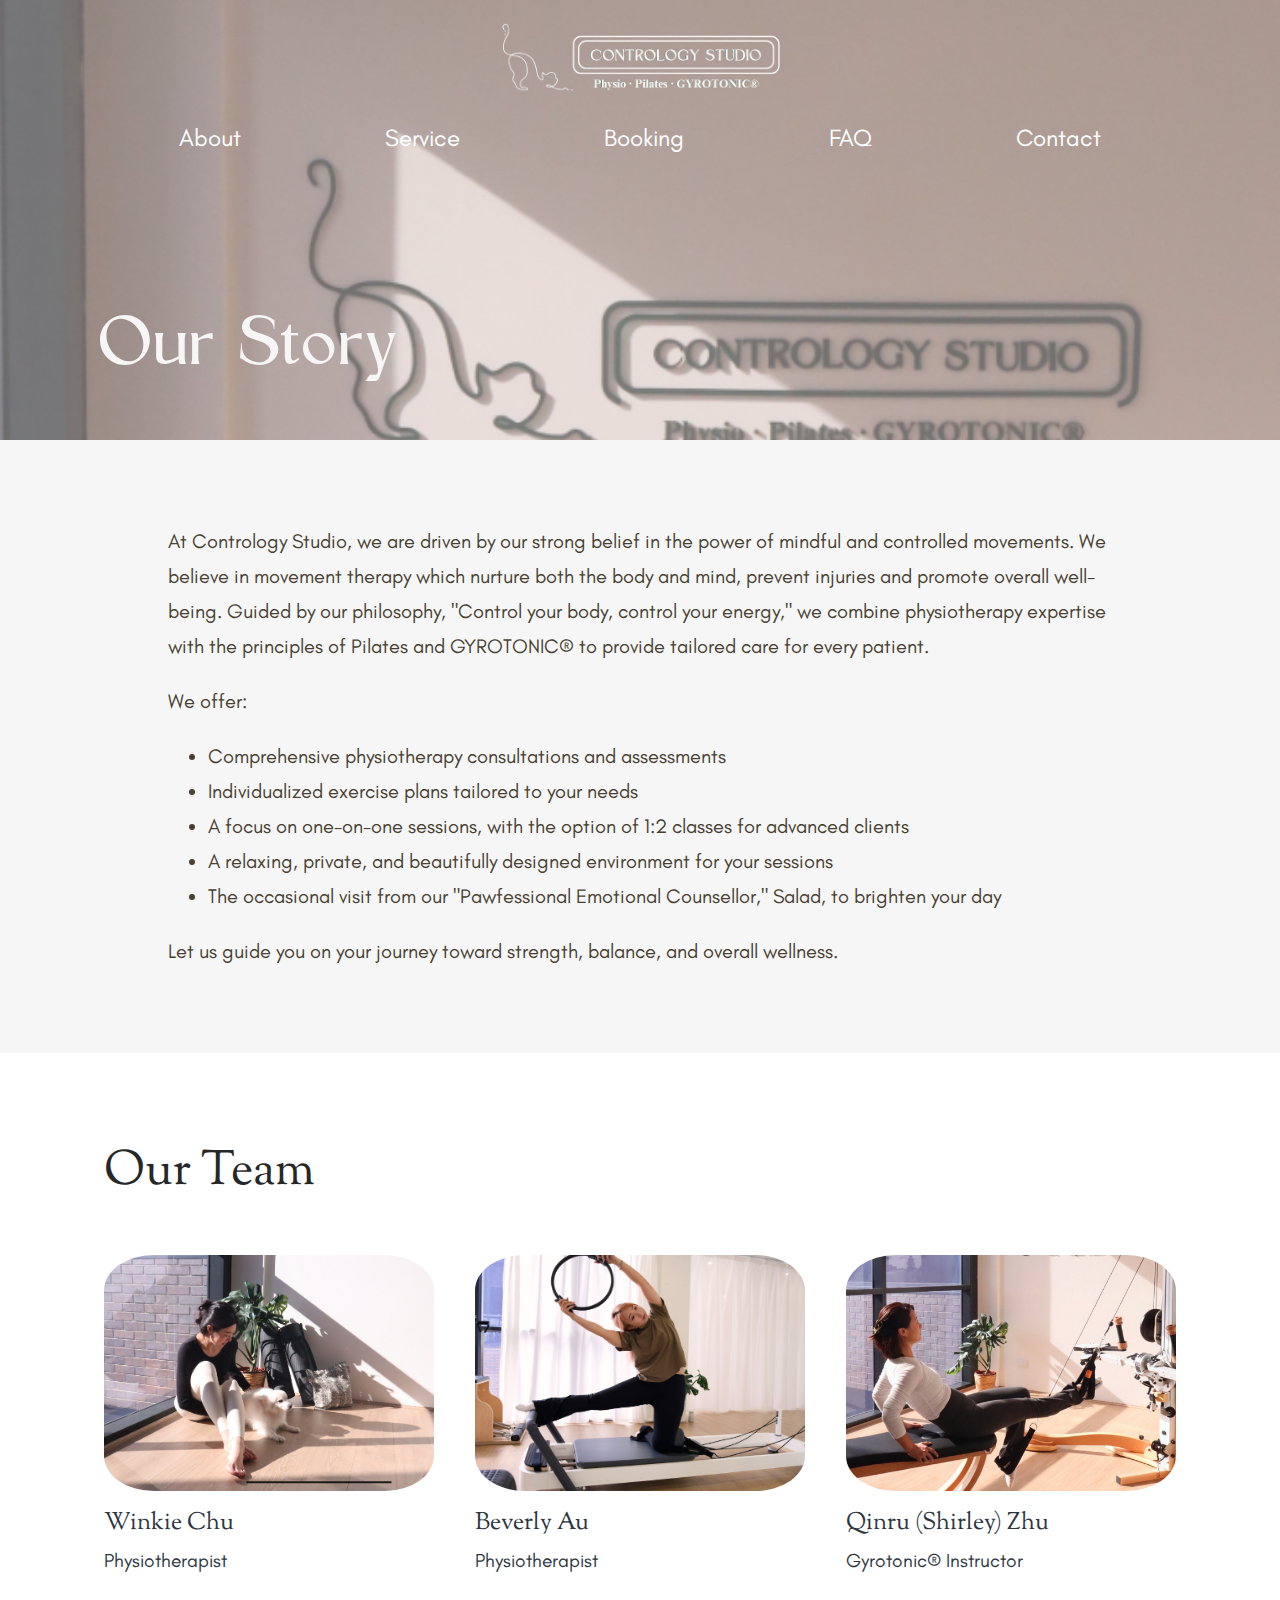
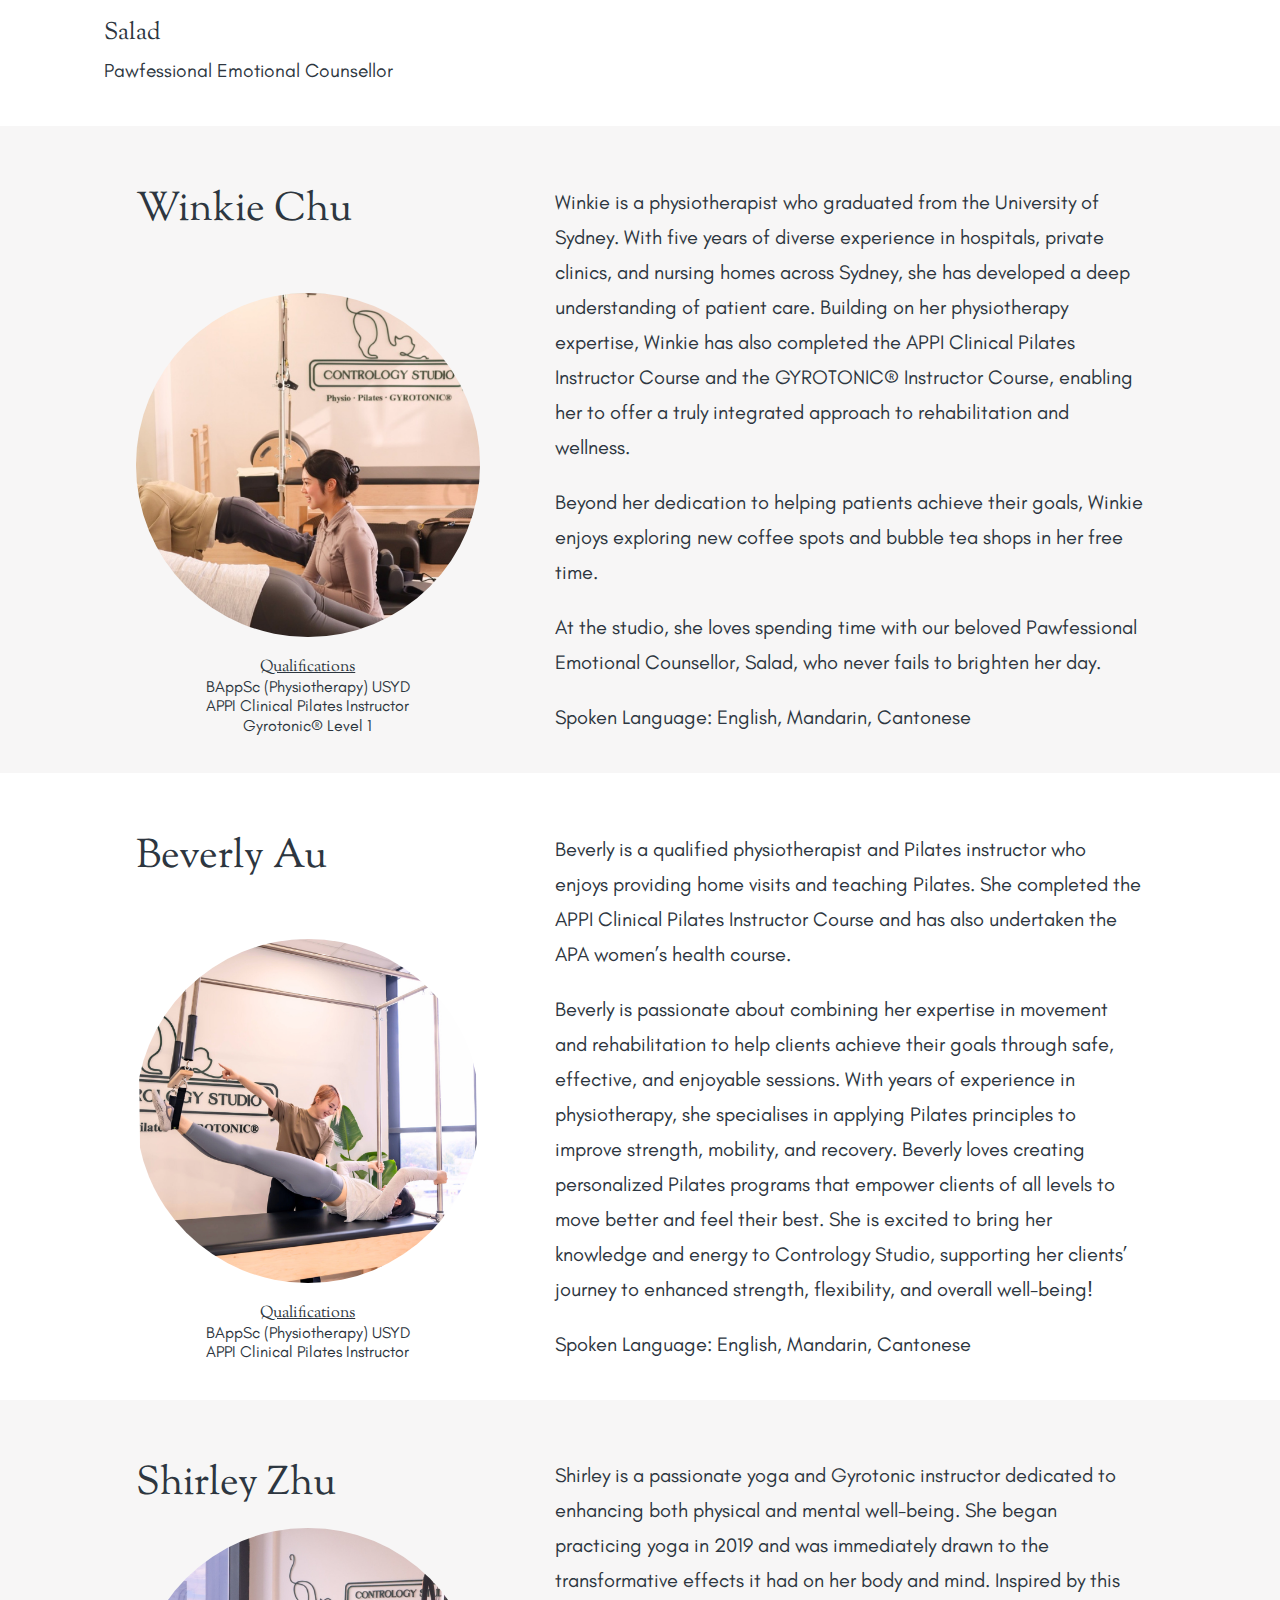
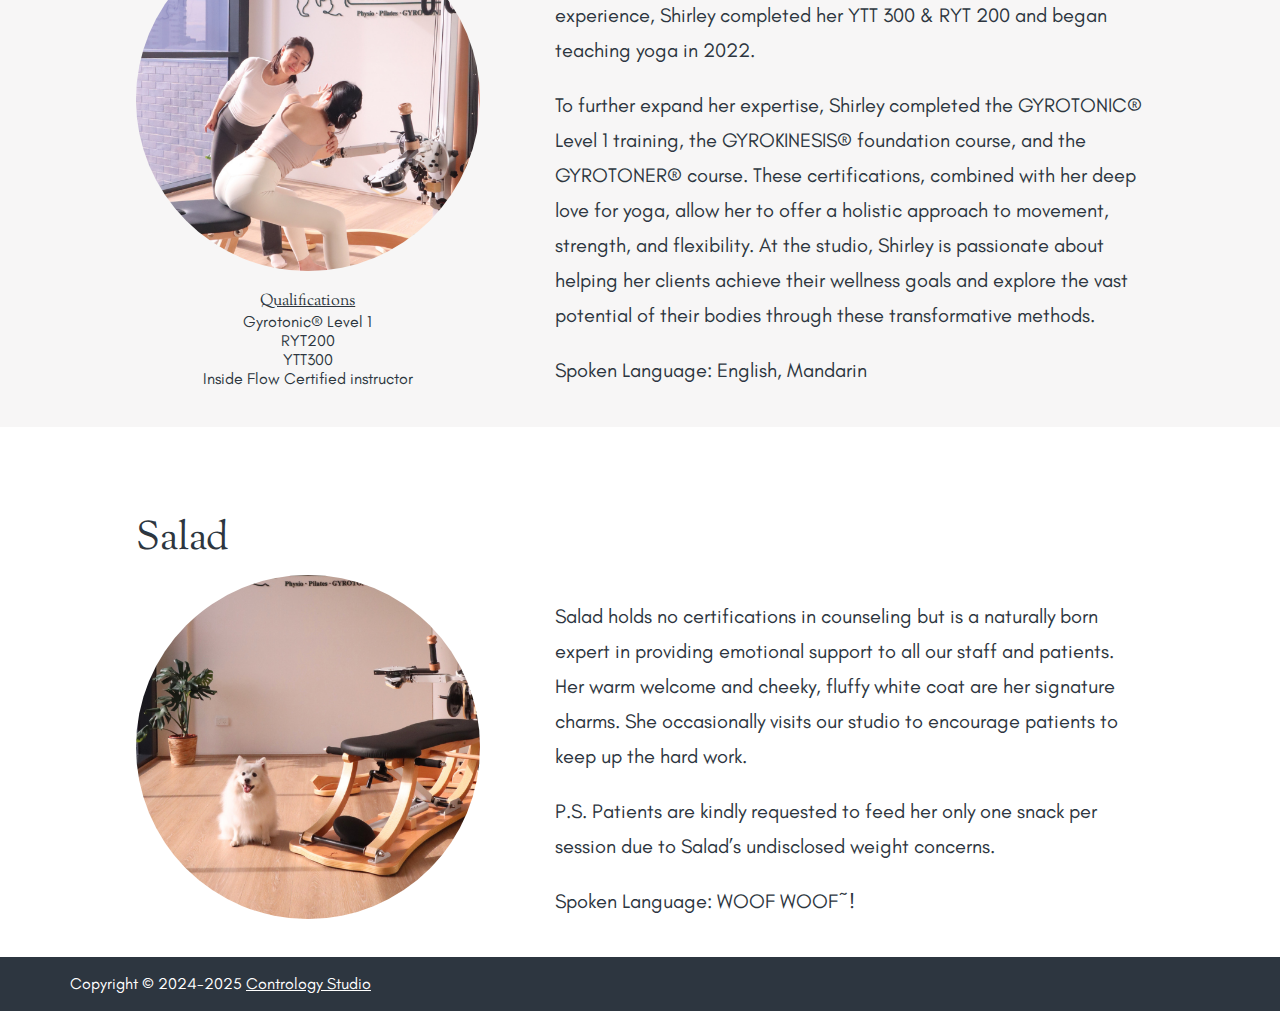
<file: about.html>
<!DOCTYPE html>
<html lang="en">

<head>
    <meta charset="utf-8">
    <meta name="viewport" content="width=device-width, initial-scale=1">
    <title>Contrology Studio - About us</title>
    <link rel="stylesheet" href="assets/normalize.css">
    <link rel="preconnect" href="https://fonts.googleapis.com">
    <link rel="preconnect" href="https://fonts.gstatic.com" crossorigin>
    <link href="https://fonts.googleapis.com/css2?family=Sorts+Mill+Goudy:ital@0;1&display=swap" rel="stylesheet">    
    <link href="https://fonts.googleapis.com/css2?family=Noto+Sans+Math&family=Noto+Sans:ital,wght@0,100..900;1,100..900&display=swap" rel="stylesheet">    <link rel="stylesheet" href="https://cdnjs.cloudflare.com/ajax/libs/font-awesome/6.7.2/css/all.min.css" integrity="sha512-Evv84Mr4kqVGRNSgIGL/F/aIDqQb7xQ2vcrdIwxfjThSH8CSR7PBEakCr51Ck+w+/U6swU2Im1vVX0SVk9ABhg==" crossorigin="anonymous" referrerpolicy="no-referrer" />
    <link rel="stylesheet" href="https://cdnjs.cloudflare.com/ajax/libs/font-awesome/6.7.2/css/all.min.css" integrity="sha512-Evv84Mr4kqVGRNSgIGL/F/aIDqQb7xQ2vcrdIwxfjThSH8CSR7PBEakCr51Ck+w+/U6swU2Im1vVX0SVk9ABhg==" crossorigin="anonymous" referrerpolicy="no-referrer" />
    <link rel="stylesheet" href="assets/styles.css">
    <link rel="stylesheet" href="assets/about.css">
    <link rel="icon" href="images/favicon.png">
    <!-- Google tag (gtag.js) -->
    <script async src="https://www.googletagmanager.com/gtag/js?id=G-BW7WHWGVHE"></script>
    <script src="assets/analytics.js"></script>
    <script src="assets/toggleMenu.js" defer></script> 
    <script src="assets/goTop.js" defer></script> 
</head>

<body>
    <header id="header">
        <section id="logo-sect">
            <a href="index.html">
                <img id="logo" alt="Contrology Studio" src="images/logo-white.png">
            </a>
            <div id="menu-control" onclick="toggleMenu(this, 'menu-sect')">
                ≡
            </div>
        </section>
        <section id="menu-sect" class="content">
            <nav>
                <div class="dropdown">
                    <a href="#page-header">About</a>
                    <div class="dropdown-item"><a href="#team">Team</a></div>
                </div>
                <div class="dropdown">
                    <a href="services.html#page-header">Service</a>
                    <div class="dropdown-item">
                        <a href="services.html#physiotherapy">Physiotherapy</a>
                        <a href="services.html#pilates">Clinical Pilates</a>
                        <a href="services.html#gyrotonic">Gyrotonic®</a>
                        <a href="services.html#pilates-duet">Clinical Pilates (Duet)</a>
                    </div>
                </div>
                <div class="dropdown">
                    <a href="booking.html#page-header">Booking</a>
                </div>
                <div class="dropdown">
                    <a href="faq.html#page-header">FAQ</a>
                    <div class="dropdown-item"><a href="faq.html#policy">Policy</a></div>
                </div>
                <div class="dropdown">
                    <a href="contact.html#page-header">Contact</a>
                </div>
            </nav>
        </section>
        <section id="page-header">
            <div class="content">
                <h1>Our Story</h1>
            </div>
        </section>
    </header>
    <i id="topBtn" class=" fa fa-angle-up" onclick="topFunction()" title="Go to top"></i>
    <main>
        <section id="about-main1">
            <div class="content">
                <p>At Contrology Studio, we are driven by our strong belief in the power of mindful and controlled movements. We believe in movement therapy which nurture both the body and mind, prevent injuries and promote overall well-being. Guided by our philosophy, "Control your body, control your energy," we combine physiotherapy expertise with the principles of Pilates and GYROTONIC® to provide tailored care for every patient.
                </p>
                <p>We offer:
                    <ul>
                        <li>Comprehensive physiotherapy consultations and assessments</li>
                        <li>Individualized exercise plans tailored to your needs</li>
                        <li>A focus on one-on-one sessions, with the option of 1:2 classes for advanced clients</li>
                        <li>A relaxing, private, and beautifully designed environment for your sessions</li>
                        <li>The occasional visit from our "Pawfessional Emotional Counsellor," Salad, to brighten your day</li>
                    </ul>
                </p>
                <p>Let us guide you on your journey toward strength, balance, and overall wellness.</p>
            </div>
        </section>
        <section id="team">
            <div class="content">
                <h2>Our Team</h2>
                <div class="flex-row">
                    <div>
                        <a href="#winkie" class="photo-col">
                            <img src="images/winkie01.png" alt="">
                            <h4>Winkie Chu</h4>
                            <p>Physiotherapist</p>
                        </a>
                        <br>
                        <a href="#salad">
                            <h4>Salad</h4>
                            <p>Pawfessional Emotional Counsellor</p>
                        </a>
                    </div>
                    <div>
                        <a href="#beverly" class="photo-col">
                            <img src="images/beverly01.png" alt="">
                            <h4>Beverly Au</h4>
                            <p>Physiotherapist</p>
                        </a>
                    </div>
                    <div>
                        <a href="#shirley" class="photo-col">
                            <img src="images/shirley01.png" alt="" style="object-position: 50% 80%">
                            <h4>Qinru (Shirley) Zhu</h4>
                            <p>Gyrotonic® Instructor</p>
                        </a>
                    </div>
                </div>
            </div>
        </section>
        <section id="winkie">
            <div class="content persona">
                <h3>Winkie Chu</h3> 
                <div class="flex-row">
                    <div class="left">
                        <div class="filler"></div>
                        <img src="images/winkie02.png" alt="">
                        <div>
                            <h4 class="qualification">Qualifications</h4>
                            BAppSc (Physiotherapy) USYD <br>
                            APPI Clinical Pilates Instructor <br>
                            Gyrotonic® Level 1 
                        </div>
                    </div>
                    <div class="right">
                        <p>Winkie is a physiotherapist who graduated from the University of Sydney. With five years of diverse experience in hospitals, private clinics, and nursing homes across Sydney, she has developed a deep understanding of patient care. Building on her physiotherapy expertise, Winkie has also completed the APPI Clinical Pilates Instructor Course and the GYROTONIC® Instructor Course, enabling her to offer a truly integrated approach to rehabilitation and wellness.</p>
                        <p>Beyond her dedication to helping patients achieve their goals, Winkie enjoys exploring new coffee spots and bubble tea shops in her free time. </p>
                        <p>At the studio, she loves spending time with our beloved Pawfessional Emotional Counsellor, Salad, who never fails to brighten her day.</p>
                        <p>Spoken Language: English, Mandarin, Cantonese</p>
                    </div>
                </div>
            </div>
        </section>
        <section id="beverly">
            <div class="content persona">
                <h3>Beverly Au</h3> 
                <div class="flex-row">
                    <div class="left">
                        <div class="filler"></div>
                        <img src="images/beverly02.png" alt="">
                        <div>
                            <h4 class="qualification">Qualifications</h4>
                            BAppSc (Physiotherapy) USYD <br>
                            APPI Clinical Pilates Instructor 
                        </div>
                    </div>
                    <div class="right">
                        <p>Beverly is a qualified physiotherapist and Pilates instructor who enjoys providing home visits and teaching Pilates. She completed the APPI Clinical Pilates Instructor Course and has also undertaken the APA women’s health course.</p>
                        <p>Beverly is passionate about combining her expertise in movement and rehabilitation to help clients achieve their goals through safe, effective, and enjoyable sessions. With years of experience in physiotherapy, she specialises in applying Pilates principles to improve strength, mobility, and recovery. Beverly loves creating personalized Pilates programs that empower clients of all levels to move better and feel their best. She is excited to bring her knowledge and energy to Contrology Studio, supporting her clients’ journey to enhanced strength, flexibility, and overall well-being!</p>
                        <p>Spoken Language: English, Mandarin, Cantonese</p>
                    </div>
                </div>
            </div>
        </section>
        <section id="shirley">
            <div class="content persona">
                <h3>Shirley Zhu</h3> 
                <div class="flex-row">
                    <div class="left">
                        <div class="filler"></div>
                        <img src="images/shirley02.png" alt="">
                        <div>
                            <h4 class="qualification">Qualifications</h4>
                            Gyrotonic® Level 1 <br>
                            RYT200 <br>
                            YTT300 <br>
                            Inside Flow Certified instructor
                        </div>
                    </div>
                    <div class="right">
                        <p>Shirley is a passionate yoga and Gyrotonic instructor dedicated to enhancing both physical and mental well-being. She began practicing yoga in 2019 and was immediately drawn to the transformative effects it had on her body and mind. Inspired by this experience, Shirley completed her YTT 300 & RYT 200 and began teaching yoga in 2022.</p>
                        <p>To further expand her expertise, Shirley completed the GYROTONIC® Level 1 training, the GYROKINESIS® foundation course, and the GYROTONER® course. These certifications, combined with her deep love for yoga, allow her to offer a holistic approach to movement, strength, and flexibility. At the studio, Shirley is passionate about helping her clients achieve their wellness goals and explore the vast potential of their bodies through these transformative methods.</p>
                        <p>Spoken Language: English, Mandarin</p>
                    </div>
                </div>
            </div>
        </section>
        <section id="salad">
            <div class="content persona">
                <h3>Salad</h3> 
                <div class="flex-row">
                    <div class="left">
                        <img src="images/salad02.png" alt="" style="object-position: 50% 100%">
                    </div>
                    <div class="right">
                        <p>Salad holds no certifications in counseling but is a naturally born expert in providing emotional support to all our staff and patients. Her warm welcome and cheeky, fluffy white coat are her signature charms. She occasionally visits our studio to encourage patients to keep up the hard work.</p>
                        <p>P.S. Patients are kindly requested to feed her only one snack per session due to Salad’s undisclosed weight concerns.</p>
                        <p>Spoken Language: WOOF WOOF~!</p>
                    </div>
                </div>
            </div>
        </section>
    </main>
    <footer>
        <div class="copyright-area">
            Copyright &copy; 2024-2025 <a href="index.html">Contrology Studio</a>
        </div>
    </footer>
</body>

</html>
</file>
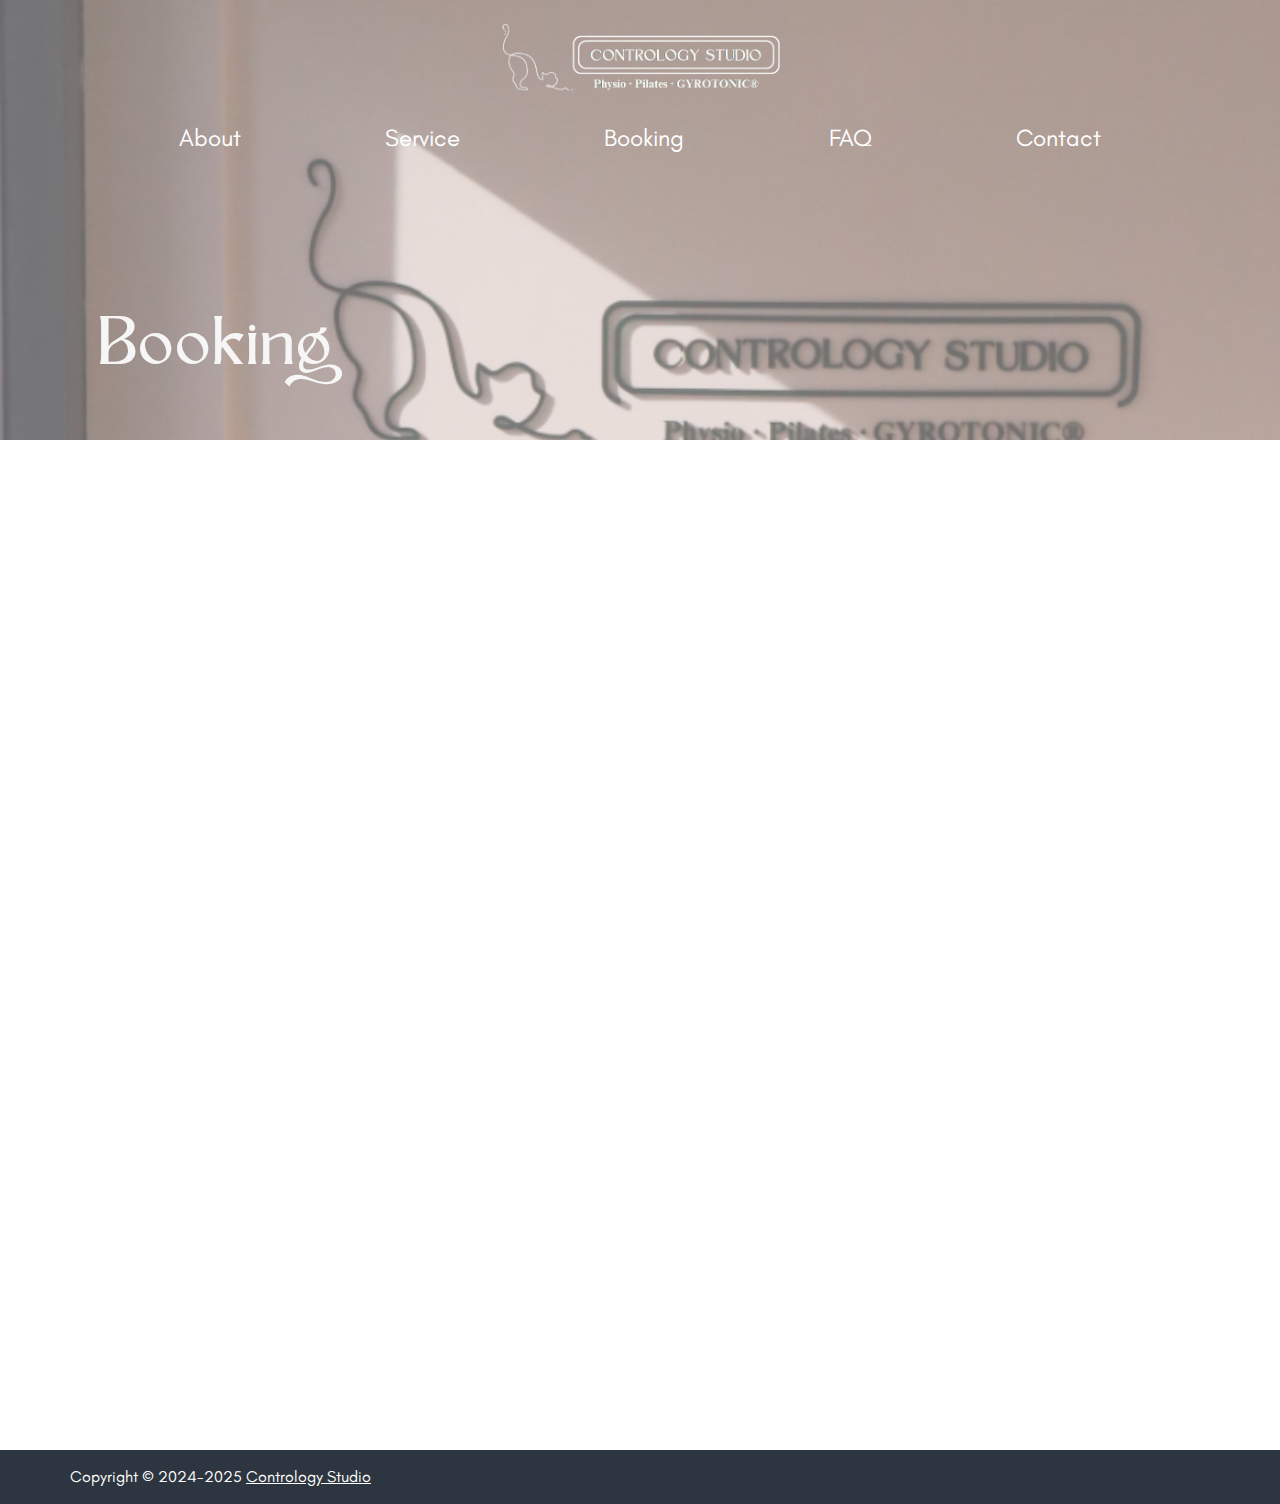
<file: booking.html>
<!DOCTYPE html>
<html lang="en">

<head>
    <meta charset="utf-8">
    <meta name="viewport" content="width=device-width, initial-scale=1">
    <title>Contrology Studio - Booking</title>
    <link rel="stylesheet" href="assets/normalize.css">
    <link rel="preconnect" href="https://fonts.googleapis.com">
    <link rel="preconnect" href="https://fonts.gstatic.com" crossorigin>
    <link href="https://fonts.googleapis.com/css2?family=Sorts+Mill+Goudy:ital@0;1&display=swap" rel="stylesheet">    
    <link href="https://fonts.googleapis.com/css2?family=Noto+Sans+Math&family=Noto+Sans:ital,wght@0,100..900;1,100..900&display=swap" rel="stylesheet">    <link rel="stylesheet" href="https://cdnjs.cloudflare.com/ajax/libs/font-awesome/6.7.2/css/all.min.css" integrity="sha512-Evv84Mr4kqVGRNSgIGL/F/aIDqQb7xQ2vcrdIwxfjThSH8CSR7PBEakCr51Ck+w+/U6swU2Im1vVX0SVk9ABhg==" crossorigin="anonymous" referrerpolicy="no-referrer" />
    <link rel="stylesheet" href="https://cdnjs.cloudflare.com/ajax/libs/font-awesome/6.7.2/css/all.min.css" integrity="sha512-Evv84Mr4kqVGRNSgIGL/F/aIDqQb7xQ2vcrdIwxfjThSH8CSR7PBEakCr51Ck+w+/U6swU2Im1vVX0SVk9ABhg==" crossorigin="anonymous" referrerpolicy="no-referrer" />
    <link rel="stylesheet" href="assets/styles.css">
    <link rel="icon" href="images/favicon.png">
    <!-- Google tag (gtag.js) -->
    <script async src="https://www.googletagmanager.com/gtag/js?id=G-BW7WHWGVHE"></script>
    <script src="assets/analytics.js"></script>
    <script src="assets/toggleMenu.js" defer></script> 
    <script src="assets/goTop.js" defer></script> 
</head>

<body>
    <header id="header">
        <section id="logo-sect">
            <a href="index.html">
                <img id="logo" alt="Contrology Studio" src="images/logo-white.png">
            </a>
            <div id="menu-control" onclick="toggleMenu(this, 'menu-sect')">
                ≡
            </div>
        </section>
        <section id="menu-sect" class="content">
            <nav>
                <div class="dropdown">
                    <a href="about.html#page-header">About</a>
                    <div class="dropdown-item"><a href="about.html#team">Team</a></div>
                </div>
                <div class="dropdown">
                    <a href="services.html#page-header">Service</a>
                    <div class="dropdown-item">
                        <a href="services.html#physiotherapy">Physiotherapy</a>
                        <a href="services.html#pilates">Clinical Pilates</a>
                        <a href="services.html#gyrotonic">Gyrotonic®</a>
                        <a href="services.html#pilates-duet">Clinical Pilates (Duet)</a>
                    </div>
                </div>
                <div class="dropdown">
                    <a href="#">Booking</a>
                </div>
                <div class="dropdown">
                    <a href="faq.html#page-header">FAQ</a>
                    <div class="dropdown-item"><a href="faq.html#policy">Policy</a></div>
                </div>
                <div class="dropdown">
                    <a href="contact.html#page-header">Contact</a>
                </div>
            </nav>
        </section>
        <div id="page-header">
            <div class="content">
                <h1>Booking</h1>
            </div>
        </div>
    </header>
    <i id="topBtn" class=" fa fa-angle-up" onclick="topFunction()" title="Go to top"></i>
    <main>
        <section id="booking" class="content">
            <iframe id='cliniko-31684730' 
                src='https://contrology-studio.au4.cliniko.com/bookings?business_id=1445984725960238773&embedded=true' 
                frameborder='0' 
                scrolling='auto' 
                width='100%' 
                height='1000' 
                style='pointer-events: auto;'>
            </iframe>
<script type='text/javascript'>
  window.addEventListener('message', function handleIFrameMessage (e) {
    var clinikoBookings = document.getElementById('cliniko-31684730');
    if (typeof e.data !== 'string') return;
    if (e.data.search('cliniko-bookings-resize') > -1) {
      var height = Number(e.data.split(':')[1]);
      clinikoBookings.style.height = height + 'px';
    }
    e.data.search('cliniko-bookings-page') > -1 && clinikoBookings.scrollIntoView();
  });
</script>
  
    </main>
    <footer>
        <div class="copyright-area">
            Copyright &copy; 2024-2025 <a href="index.html">Contrology Studio</a>
        </div>
    </footer>
</body>

</html>
</file>
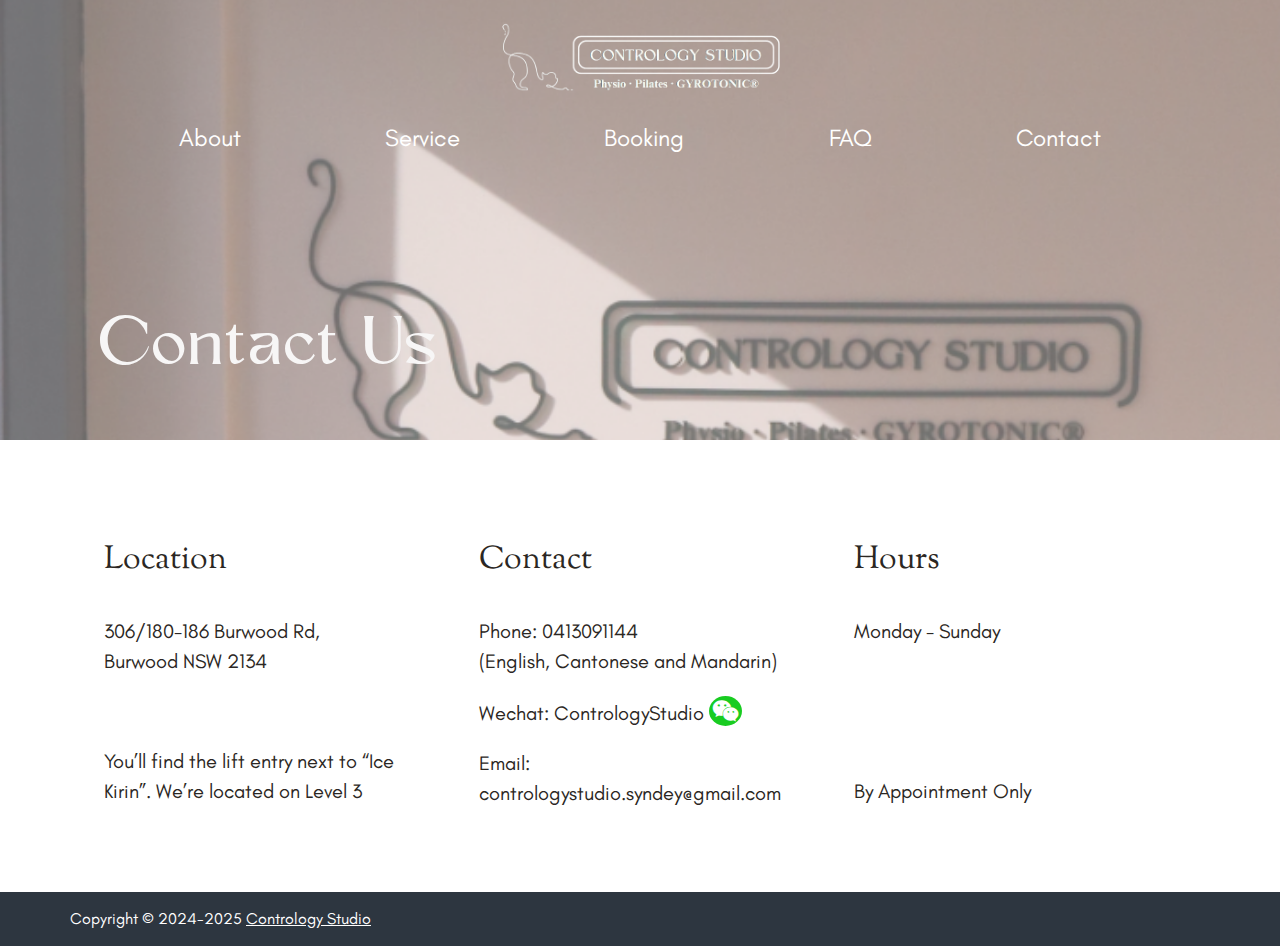
<file: contact.html>
<!DOCTYPE html>
<html lang="en">

<head>
    <meta charset="utf-8">
    <meta name="viewport" content="width=device-width, initial-scale=1">
    <title>Contrology Studio - Contact us</title>
    <link rel="stylesheet" href="assets/normalize.css">
    <link rel="preconnect" href="https://fonts.googleapis.com">
    <link rel="preconnect" href="https://fonts.gstatic.com" crossorigin>
    <link href="https://fonts.googleapis.com/css2?family=Sorts+Mill+Goudy:ital@0;1&display=swap" rel="stylesheet">    
    <link href="https://fonts.googleapis.com/css2?family=Noto+Sans+Math&family=Noto+Sans:ital,wght@0,100..900;1,100..900&display=swap" rel="stylesheet">    <link rel="stylesheet" href="https://cdnjs.cloudflare.com/ajax/libs/font-awesome/6.7.2/css/all.min.css" integrity="sha512-Evv84Mr4kqVGRNSgIGL/F/aIDqQb7xQ2vcrdIwxfjThSH8CSR7PBEakCr51Ck+w+/U6swU2Im1vVX0SVk9ABhg==" crossorigin="anonymous" referrerpolicy="no-referrer" />
    <link rel="stylesheet" href="https://cdnjs.cloudflare.com/ajax/libs/font-awesome/6.7.2/css/all.min.css" integrity="sha512-Evv84Mr4kqVGRNSgIGL/F/aIDqQb7xQ2vcrdIwxfjThSH8CSR7PBEakCr51Ck+w+/U6swU2Im1vVX0SVk9ABhg==" crossorigin="anonymous" referrerpolicy="no-referrer" />
    <link rel="stylesheet" href="assets/styles.css">
    <link rel="stylesheet" href="assets/contact.css">
    <link rel="icon" href="images/favicon.png">
    <!-- Google tag (gtag.js) -->
    <script async src="https://www.googletagmanager.com/gtag/js?id=G-BW7WHWGVHE"></script>
    <script src="assets/toggleMenu.js" defer></script> 
    <script src="assets/analytics.js"></script>
    <script src="assets/goTop.js" defer></script> 
</head>

<body>
    <header id="header">
        <section id="logo-sect">
            <a href="index.html">
                <img id="logo" alt="Contrology Studio" src="images/logo-white.png">
            </a>
            <div id="menu-control" onclick="toggleMenu(this, 'menu-sect')">
                ≡
            </div>
        </section>
        <section id="menu-sect" class="content">
            <nav>
                <div class="dropdown">
                    <a href="about.html#page-header">About</a>
                    <div class="dropdown-item"><a href="about.html#team">Team</a></div>
                </div>
                <div class="dropdown">
                    <a href="services.html#page-header">Service</a>
                    <div class="dropdown-item">
                        <a href="services.html#physiotherapy">Physiotherapy</a>
                        <a href="services.html#pilates">Clinical Pilates</a>
                        <a href="services.html#gyrotonic">Gyrotonic®</a>
                        <a href="services.html#pilates-duet">Clinical Pilates (Duet)</a>
                    </div>
                </div>
                <div class="dropdown">
                    <a href="booking.html#page-header">Booking</a>
                </div>
                <div class="dropdown">
                    <a href="faq.html#page-header">FAQ</a>
                    <div class="dropdown-item"><a href="faq.html#policy">Policy</a></div>
                </div>
                <div class="dropdown">
                    <a href="#page-header">Contact</a>
                </div>
            </nav>
        </section>
        <section id="page-header">
            <div class="content">
                <h1>Contact Us</h1>
            </div>
        </section>
    </header>
    <i id="topBtn" class=" fa fa-angle-up" onclick="topFunction()" title="Go to top"></i>
    <main>
        <section id="contact-info">
            <div class="content flex-row">
                <div>
                    <h3>Location</h3>
                    <p>306/180-186 Burwood Rd, <br>
                        Burwood NSW 2134
                    </p>
                    <p class="no-mobile"><br> </p>
                    <p>You’ll find the lift entry next to “Ice Kirin”. We’re located on Level 3</p>
                </div>
                <div>
                    <h3>Contact</h3>
                    <p>Phone: 0413091144 <br>
                        (English, Cantonese and Mandarin)
                    </p>
                    <p id="wechat">Wechat: <a href="#" onclick="document.getElementById('wechat-modal').style.display = 'block'; return false;">
                        ContrologyStudio <i class="fab fa-weixin"></i></a>
                    </p>
                    <p>Email: <br>
                        contrologystudio.syndey@gmail.com
                    </p>
                </div>
                <div>
                    <h3>Hours</h3>
                    <p>Monday - Sunday <br class="no-mobile"></p>
                    <p class="no-mobile"><br> </p>
                    <p><br class="no-mobile"><br class="no-mobile">By Appointment Only</p>
                </div>
            </div>
        </section>
        <!-- The Modal popup for wechat -->
        <div id="wechat-modal" class="modal">
            <div id="wechat-modal-content">
                <h3>Follow us on WeChat</h3>
                <p>Add us by scanning the QR code below from WeChat:</p>
                <div>
                    <img src="images/wecht.jpg" alt="">
                </div>
                <button class="close-btn" onclick="document.getElementById('wechat-modal').style.display='none'">X</button>
            </div>
        </div>
    </main>
    <footer>
        <div class="copyright-area">
            Copyright &copy; 2024-2025 <a href="index.html">Contrology Studio</a>
        </div>
    </footer>
</body>
</html>
</file>
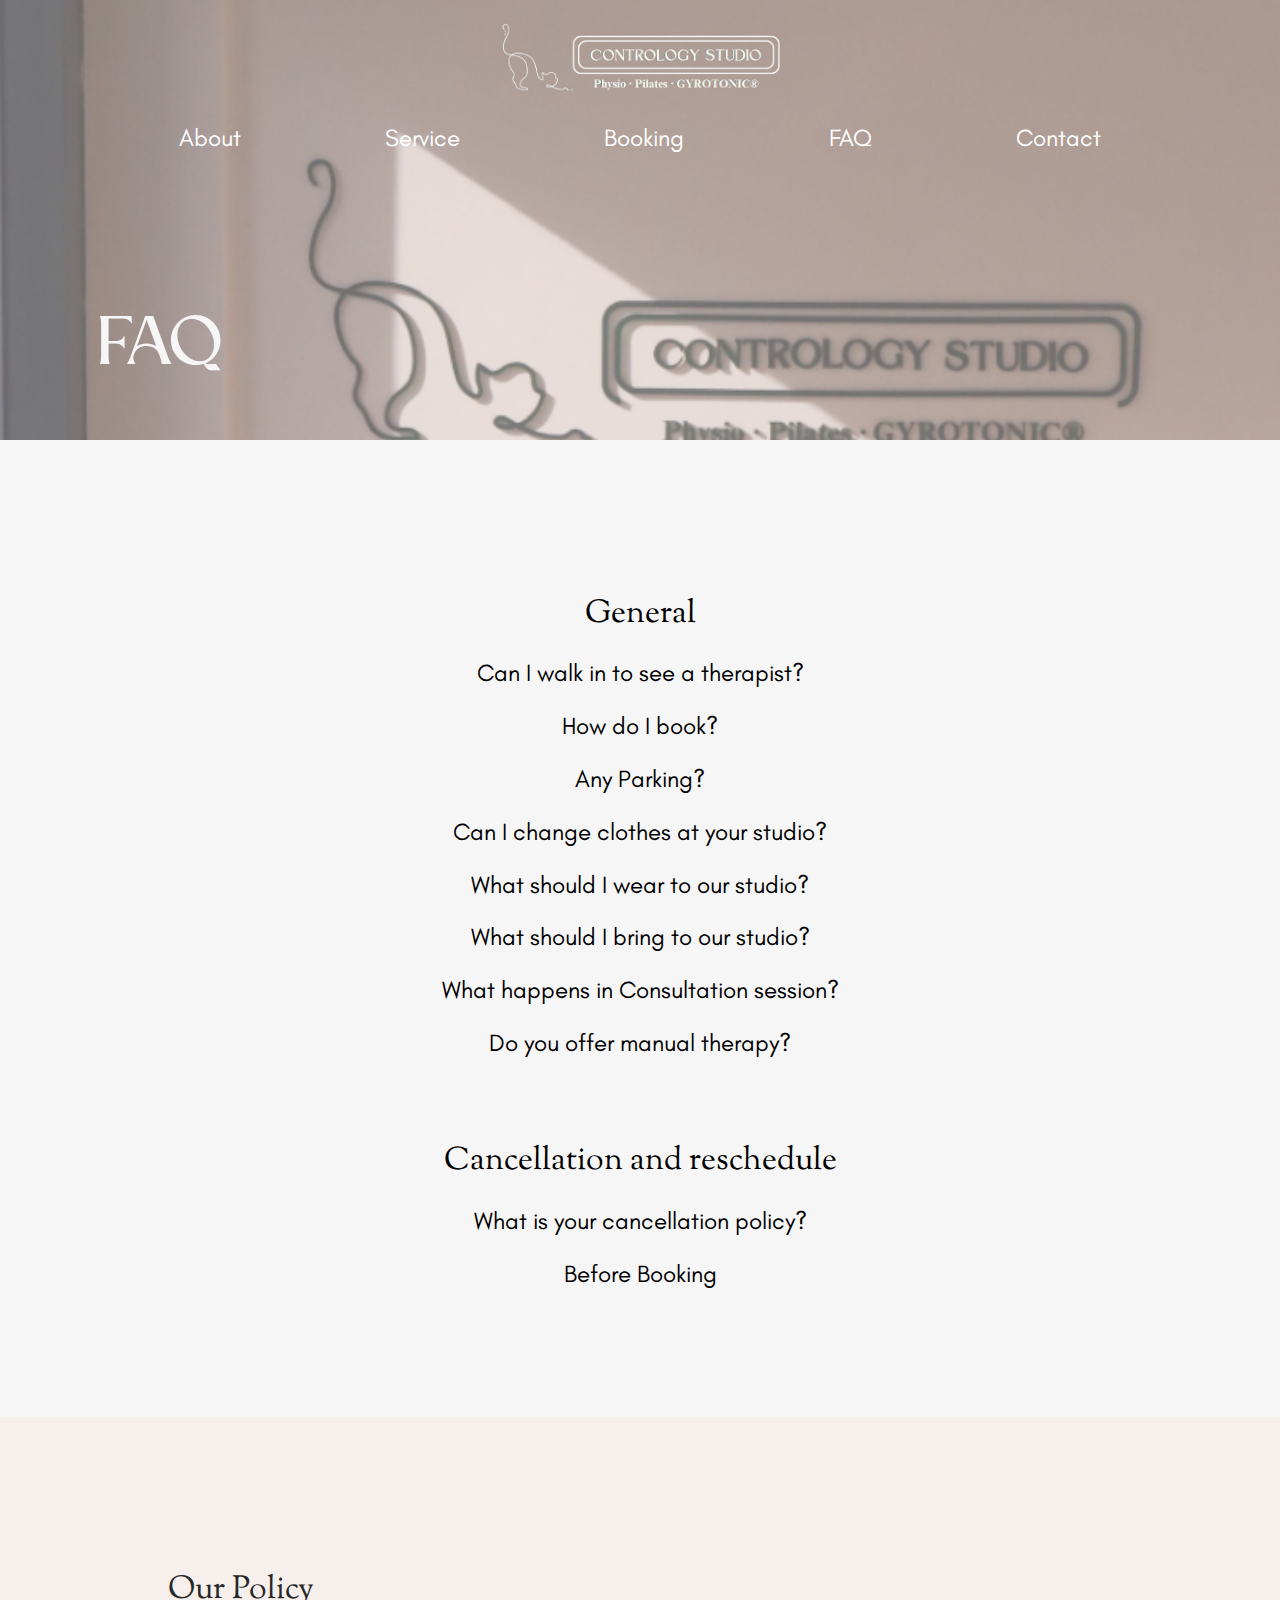
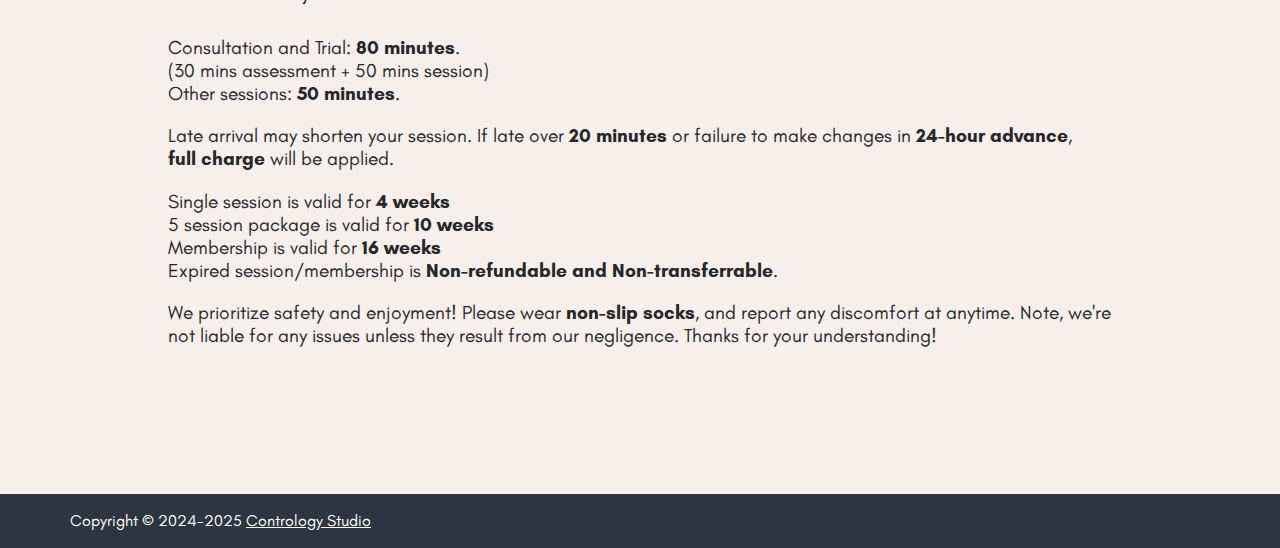
<file: faq.html>
<!DOCTYPE html>
<html lang="en">

<head>
    <meta charset="utf-8">
    <meta name="viewport" content="width=device-width, initial-scale=1">
    <title>Contrology Studio - FAQ</title>
    <link rel="stylesheet" href="assets/normalize.css">
    <link rel="preconnect" href="https://fonts.googleapis.com">
    <link rel="preconnect" href="https://fonts.gstatic.com" crossorigin>
    <link href="https://fonts.googleapis.com/css2?family=Sorts+Mill+Goudy:ital@0;1&display=swap" rel="stylesheet">    
    <link href="https://fonts.googleapis.com/css2?family=Noto+Sans+Math&family=Noto+Sans:ital,wght@0,100..900;1,100..900&display=swap" rel="stylesheet">    <link rel="stylesheet" href="https://cdnjs.cloudflare.com/ajax/libs/font-awesome/6.7.2/css/all.min.css" integrity="sha512-Evv84Mr4kqVGRNSgIGL/F/aIDqQb7xQ2vcrdIwxfjThSH8CSR7PBEakCr51Ck+w+/U6swU2Im1vVX0SVk9ABhg==" crossorigin="anonymous" referrerpolicy="no-referrer" />
    <link rel="stylesheet" href="https://cdnjs.cloudflare.com/ajax/libs/font-awesome/6.7.2/css/all.min.css" integrity="sha512-Evv84Mr4kqVGRNSgIGL/F/aIDqQb7xQ2vcrdIwxfjThSH8CSR7PBEakCr51Ck+w+/U6swU2Im1vVX0SVk9ABhg==" crossorigin="anonymous" referrerpolicy="no-referrer" />
    <link rel="stylesheet" href="assets/styles.css">
    <link rel="stylesheet" href="assets/faq.css">
    <link rel="icon" href="images/favicon.png">
    <!-- Google tag (gtag.js) -->
    <script async src="https://www.googletagmanager.com/gtag/js?id=G-BW7WHWGVHE"></script>
    <script src="assets/analytics.js"></script>
    <script src="assets/toggleMenu.js" defer></script> 
    <script src="assets/goTop.js" defer></script> 
    <script src="assets/toggleAnswer.js" defer></script> 
</head>

<body>
    <header id="header">
        <section id="logo-sect">
            <a href="index.html">
                <img id="logo" alt="Contrology Studio" src="images/logo-white.png">
            </a>
            <div id="menu-control" onclick="toggleMenu(this, 'menu-sect')">
                ≡
            </div>
        </section>
        <section id="menu-sect" class="content">
            <nav>
                <div class="dropdown">
                    <a href="about.html#page-header">About</a>
                    <div class="dropdown-item"><a href="about.html#team">Team</a></div>
                </div>
                <div class="dropdown">
                    <a href="services.html#page-header">Service</a>
                    <div class="dropdown-item">
                        <a href="services.html#physiotherapy">Physiotherapy</a>
                        <a href="services.html#pilates">Clinical Pilates</a>
                        <a href="services.html#gyrotonic">Gyrotonic®</a>
                        <a href="services.html#pilates-duet">Clinical Pilates (Duet)</a>
                    </div>
                </div>
                <div class="dropdown">
                    <a href="booking.html#page-header">Booking</a>
                </div>
                <div class="dropdown">
                    <a href="#page-header">FAQ</a>
                    <div class="dropdown-item"><a href="#policy">Policy</a></div>
                </div>
                <div class="dropdown">
                    <a href="contact.html#page-header">Contact</a>
                </div>
            </nav>
        </section>
        <section id="page-header">
            <div class="content">
                <h1>FAQ</h1>
            </div>
        </section>
    </header>
    <i id="topBtn" class=" fa fa-angle-up" onclick="topFunction()" title="Go to top"></i>
    <main>
        <section id="faq">
            <div class="content">
                <h2>General</h2>
                <div class="question">
                    <h3 onclick="toggleAns(this)">Can I walk in to see a therapist?</h3>
                    <p>We operated by appointment. Please book your session with customer service before visiting! For any inquiries, we highly encourage you to communicate with customer service via texts and emails because our therapists are always paying 100% attention and effort to our clients and may not have time to answer your questions.
                    </p>
                </div>
                <div class="question">
                    <h3 onclick="toggleAns(this)">How do I book?</h3>
                    <p>You can find how to book on our website. We also accept booking via emails, phone, text message or social media. You will receive a text message reminder in 48 hours before your session.
                    </p>
                </div>
                <div class="question">
                    <h3 onclick="toggleAns(this)">Any Parking?</h3>
                    <p>We are located across from Burwood Plaza, which offers 2 hours of free parking. Additionally, Burleigh Street parking is just a 2-minute walk from the studio—please note that fees may apply.
                    </p>
                </div>
                <div class="question">
                    <h3 onclick="toggleAns(this)">Can I change clothes at your studio?</h3>
                    <p>Yes, we have a clean common bathroom next to our studio, feel free to ask our staff for directions.
                    </p>
                </div>
                <div class="question">
                    <h3 onclick="toggleAns(this)">What should I wear to our studio?</h3>
                    <p>Wear your favorite comfortable activewear! Make sure it’s not baggy so your therapist can see your movements. Non-slip socks are <span class="emphasize">required</span>, or simply purchase some pretty ones from us!
                    </p>
                </div>
                <div class="question">
                    <h3 onclick="toggleAns(this)">What should I bring to our studio?</h3>
                    <p>Your happy self! And maybe a towel and water bottle. If you're claiming insurance, please bring your card. We provide all essential equipment and mats.
                    </p>
                </div>
                <div class="question">
                    <h3 onclick="toggleAns(this)">What happens in Consultation session?</h3>
                    <p>Your therapist will gather information about your general health, recent injuries, and goals to start with, then you will be asked to perform some tests. The results will be explained to you, and your treatment/exercise plan will be made according to your assessment results and your goals.
                    </p>
                </div>
                <div class="question">
                    <h3 onclick="toggleAns(this)">Do you offer manual therapy?</h3>
                    <p>At our clinic, we emphasize active treatment and movement therapy as the foundation of recovery. While we recognize that passive treatments, such as pain management through various modalities, can be beneficial in the early stages of an injury, our focus is on helping clients regain their daily function through purposeful movement. Our physiotherapy sessions prioritize active treatments and exercises, with guidance for managing acute injuries. Our goal is to help you get back on track as quickly as possible—so get ready to move with us!
                    </p>
                </div>
                <br><br>
                <h2>Cancellation and reschedule</h2>
                <div class="question">
                    <h3 onclick="toggleAns(this)">What is your cancellation policy?</h3>
                    <p>We kindly ask for at least 24 hours' notice if you need to cancel or reschedule your session. This allows us to offer the spot to another client and keep our schedule running smoothly. Late cancellations or no-shows will incur full charge. Thank you for your understanding and cooperation!
                    </p>
                </div>
                <div class="question">
                    <h3 onclick="toggleAns(this)">Before Booking</h3>
                    <p>Please take a moment to review our policy before making any bookings. By confirming your appointment, you acknowledge that you fully understand and agree to the terms outlined. We kindly ask that you arrive on time for your session to ensure a smooth experience for all. Thank you for your cooperation.
                    </p>
                </div>
            </div>
        </section>
        <section id="policy">
            <div class="content">
                <h2>Our Policy</h2>
                <p>Consultation and Trial: <span class="emphasize">80 minutes</span>. <br>
                    (30 mins assessment + 50 mins session)<br>
                    Other sessions: <span class="emphasize">50 minutes</span>.
                </p>
                <p>Late arrival may shorten your session. If late over <span class="emphasize">20 minutes</span> or failure to make changes in <span class="emphasize">24-hour advance</span>,<br>
                    <span class="emphasize">full charge</span> will be applied.
                </p>
                <p>Single session is valid for <span class="emphasize">4 weeks</span> <br>
                    5 session package is valid for <span class="emphasize">10 weeks</span><br>
                    Membership is valid for <span class="emphasize">16 weeks</span><br>
                    Expired session/membership is <span class="emphasize">Non-refundable and Non-transferrable</span>.
                </p>
                <p>We prioritize safety and enjoyment! Please wear <span class="emphasize">non-slip socks</span>, and report any discomfort at anytime. Note, we're not liable for any issues unless they result from our negligence. Thanks for your understanding!
                </p>
            </div>
        </section>
    </main>
    <footer>
        <div class="copyright-area">
            Copyright &copy; 2024-2025 <a href="index.html">Contrology Studio</a>
        </div>
    </footer>
</body>
</html>
</file>
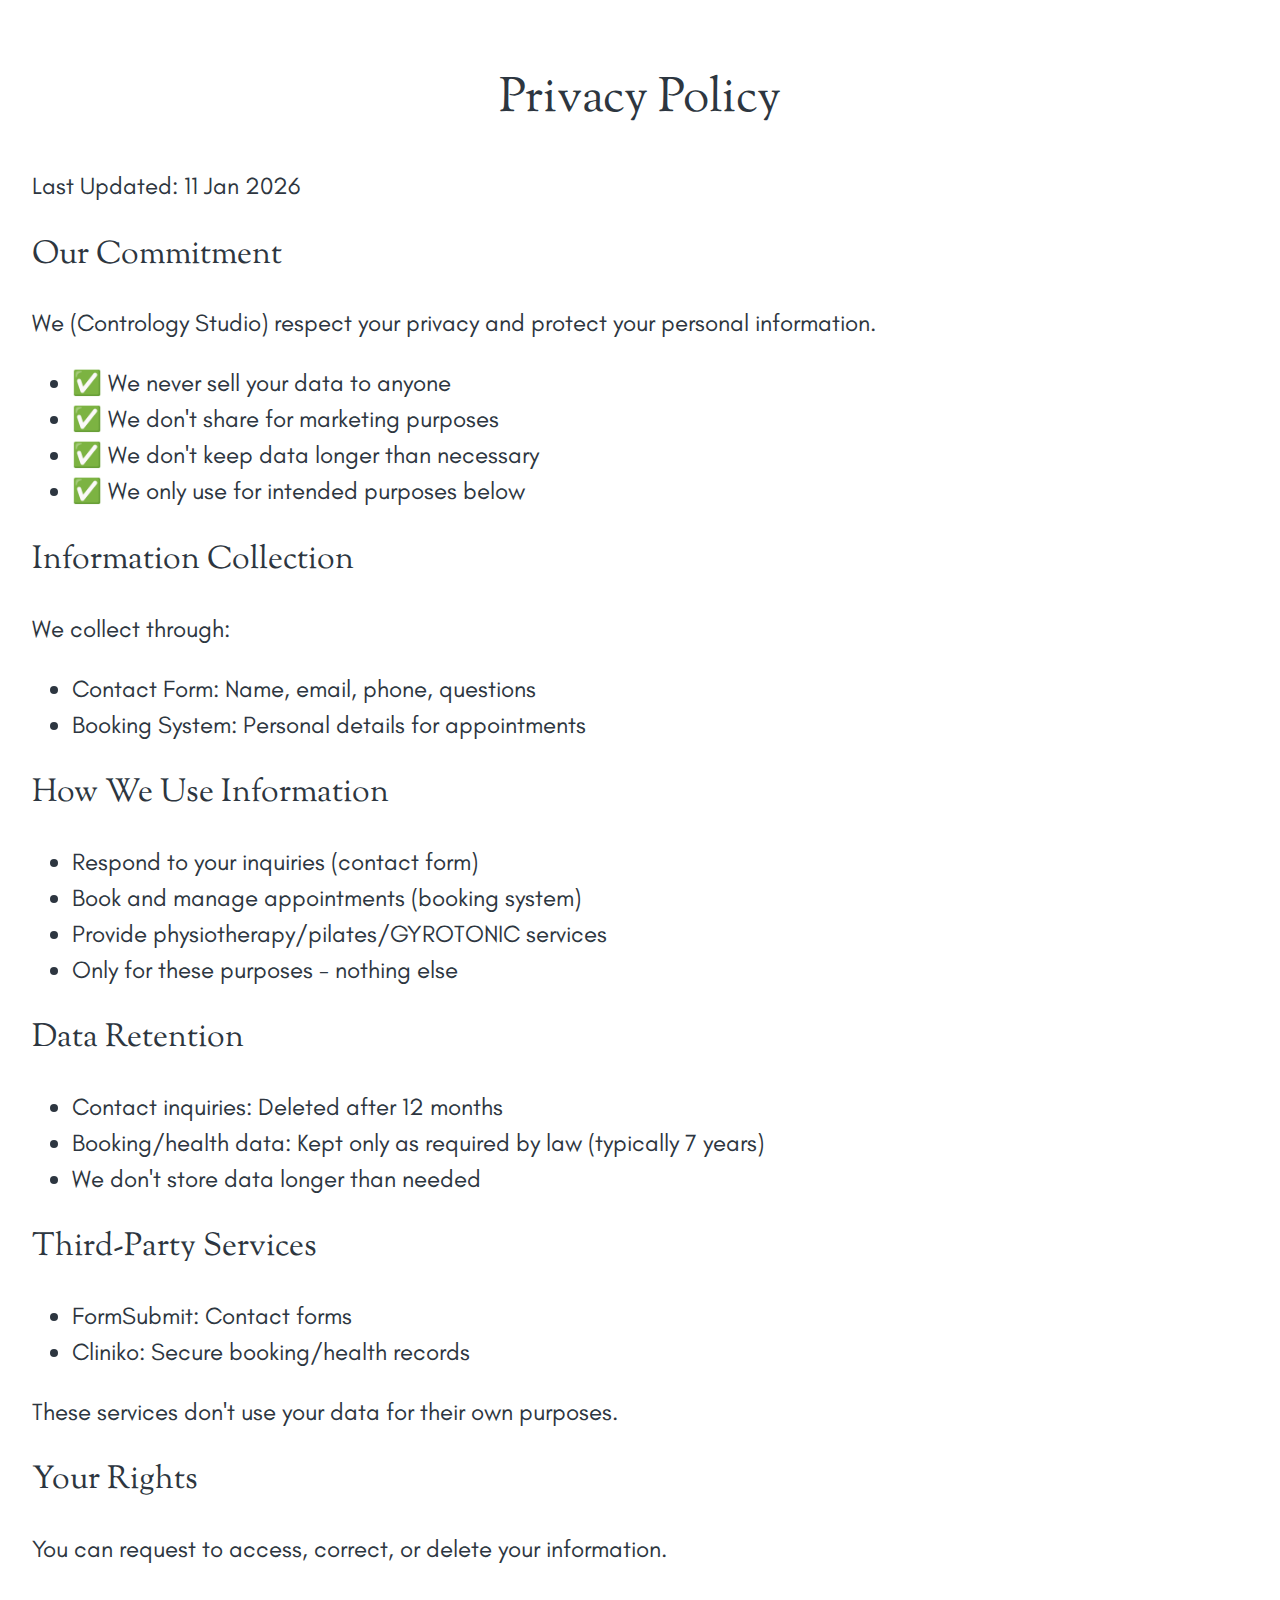
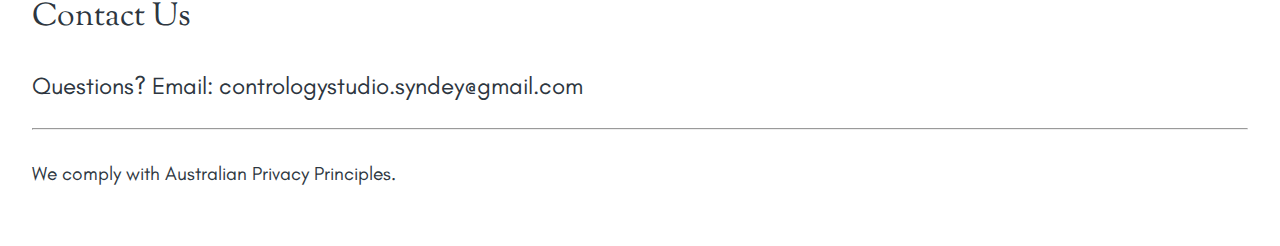
<file: privacy.html>
<!DOCTYPE html>
<html lang="en">

<head>
    <meta charset="utf-8">
    <meta name="viewport" content="width=device-width, initial-scale=1">
    <title>Contrology Studio - Privacy Policy</title>
    <link rel="stylesheet" href="assets/normalize.css">
    <link rel="preconnect" href="https://fonts.googleapis.com">
    <link rel="preconnect" href="https://fonts.gstatic.com" crossorigin>
    <link href="https://fonts.googleapis.com/css2?family=Sorts+Mill+Goudy:ital@0;1&display=swap" rel="stylesheet">    
    <link href="https://fonts.googleapis.com/css2?family=Noto+Sans+Math&family=Noto+Sans:ital,wght@0,100..900;1,100..900&display=swap" rel="stylesheet">    <link rel="stylesheet" href="https://cdnjs.cloudflare.com/ajax/libs/font-awesome/6.7.2/css/all.min.css" integrity="sha512-Evv84Mr4kqVGRNSgIGL/F/aIDqQb7xQ2vcrdIwxfjThSH8CSR7PBEakCr51Ck+w+/U6swU2Im1vVX0SVk9ABhg==" crossorigin="anonymous" referrerpolicy="no-referrer" />
    <link rel="stylesheet" href="https://cdnjs.cloudflare.com/ajax/libs/font-awesome/6.7.2/css/all.min.css" integrity="sha512-Evv84Mr4kqVGRNSgIGL/F/aIDqQb7xQ2vcrdIwxfjThSH8CSR7PBEakCr51Ck+w+/U6swU2Im1vVX0SVk9ABhg==" crossorigin="anonymous" referrerpolicy="no-referrer" />
    <link rel="stylesheet" href="assets/styles.css">
    <link rel="stylesheet" href="assets/privacy.css">
    <link rel="icon" href="images/favicon.png">
    <!-- Google tag (gtag.js) -->
    <script async src="https://www.googletagmanager.com/gtag/js?id=G-BW7WHWGVHE"></script>
    <script src="assets/analytics.js"></script>
</head>
<body>
    <h1>Privacy Policy</h1>
    <p><strong>Last Updated:</strong> 11 Jan 2026</p>
    
    <h2>Our Commitment</h2>
    <p>We (Contrology Studio) respect your privacy and protect your personal information.</p>
    <ul>
        <li>✅ <strong>We never sell</strong> your data to anyone</li>
        <li>✅ <strong>We don't share</strong> for marketing purposes</li>
        <li>✅ <strong>We don't keep</strong> data longer than necessary</li>
        <li>✅ <strong>We only use</strong> for intended purposes below</li>
    </ul>
    
    <h2>Information Collection</h2>
    <p>We collect through:</p>
    <ul>
        <li><strong>Contact Form:</strong> Name, email, phone, questions</li>
        <li><strong>Booking System:</strong> Personal details for appointments</li>
    </ul>
    
    <h2>How We Use Information</h2>
    <ul>
        <li>Respond to your inquiries (contact form)</li>
        <li>Book and manage appointments (booking system)</li>
        <li>Provide physiotherapy/pilates/GYROTONIC services</li>
        <li><strong>Only for these purposes - nothing else</strong></li>
    </ul>
    
    <h2>Data Retention</h2>
    <ul>
        <li><strong>Contact inquiries:</strong> Deleted after 12 months</li>
        <li><strong>Booking/health data:</strong> Kept only as required by law (typically 7 years)</li>
        <li><strong>We don't store</strong> data longer than needed</li>
    </ul>
    
    <h2>Third-Party Services</h2>
    <ul>
        <li><strong>FormSubmit:</strong> Contact forms</li>
        <li><strong>Cliniko:</strong> Secure booking/health records</li>
    </ul>
    <p>These services don't use your data for their own purposes.</p>
    
    <h2>Your Rights</h2>
    <p>You can request to access, correct, or delete your information.</p>
    
    <h2>Contact Us</h2>
    <p>Questions? Email: contrologystudio.syndey@gmail.com</p>
    <hr>
    <p><small>We comply with Australian Privacy Principles.</small></p>

</body>
</html>
</file>
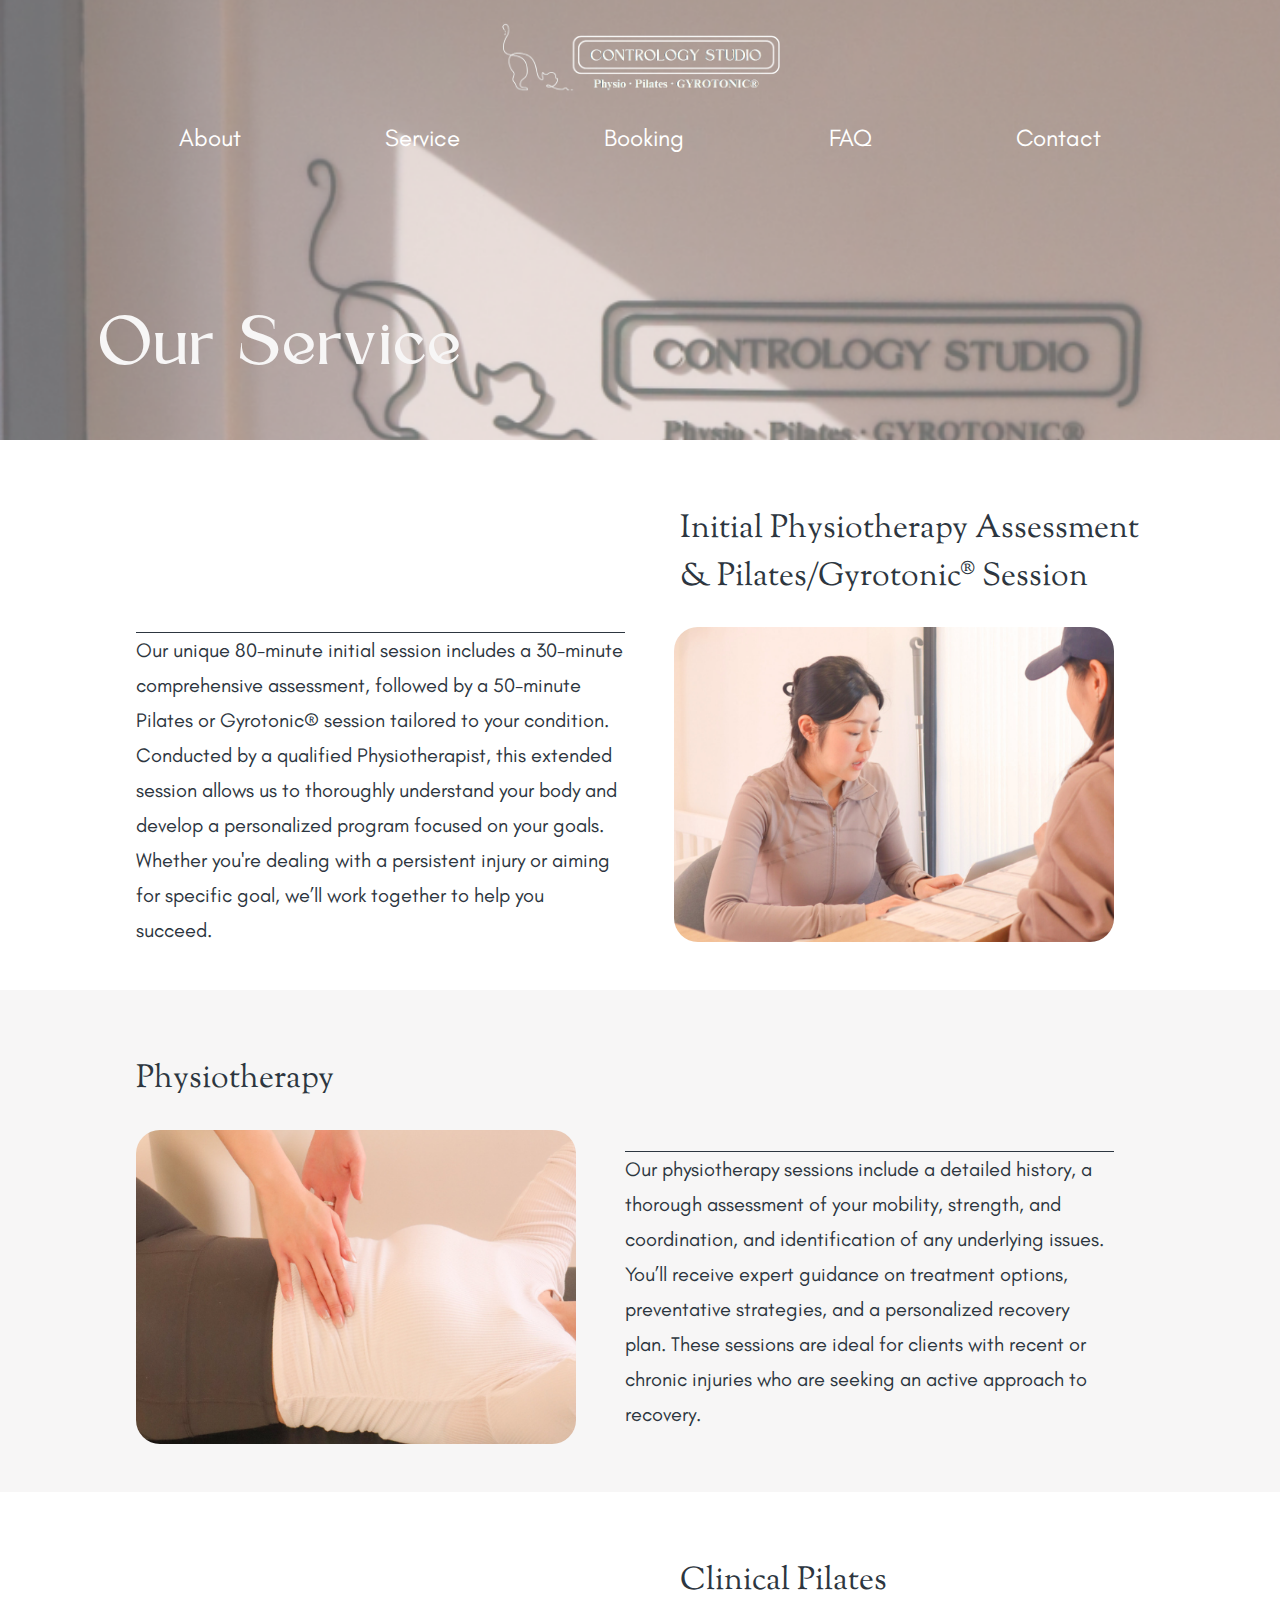
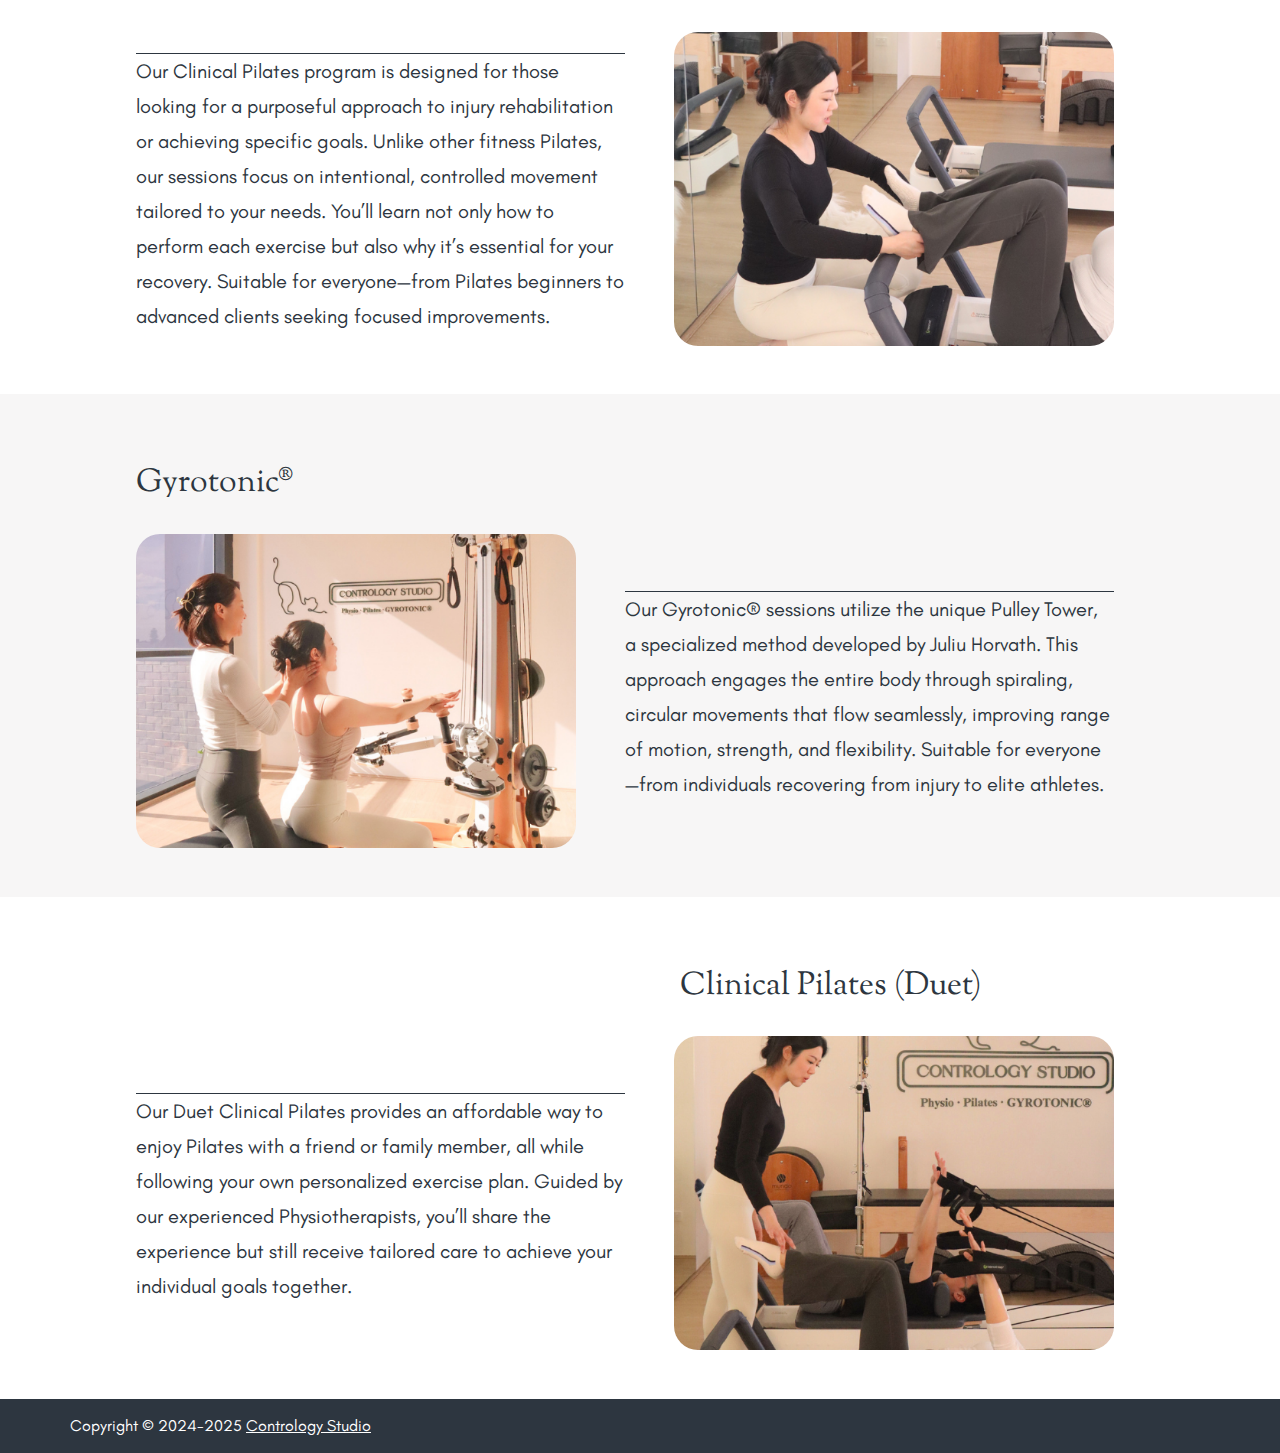
<file: services.html>
<!DOCTYPE html>
<html lang="en">

<head>
    <meta charset="utf-8">
    <meta name="viewport" content="width=device-width, initial-scale=1">
    <title>Contrology Studio - Services</title>
    <link rel="stylesheet" href="assets/normalize.css">
    <link rel="preconnect" href="https://fonts.googleapis.com">
    <link rel="preconnect" href="https://fonts.gstatic.com" crossorigin>
    <link href="https://fonts.googleapis.com/css2?family=Sorts+Mill+Goudy:ital@0;1&display=swap" rel="stylesheet">    
    <link href="https://fonts.googleapis.com/css2?family=Noto+Sans+Math&family=Noto+Sans:ital,wght@0,100..900;1,100..900&display=swap" rel="stylesheet">    <link rel="stylesheet" href="https://cdnjs.cloudflare.com/ajax/libs/font-awesome/6.7.2/css/all.min.css" integrity="sha512-Evv84Mr4kqVGRNSgIGL/F/aIDqQb7xQ2vcrdIwxfjThSH8CSR7PBEakCr51Ck+w+/U6swU2Im1vVX0SVk9ABhg==" crossorigin="anonymous" referrerpolicy="no-referrer" />
    <link rel="stylesheet" href="https://cdnjs.cloudflare.com/ajax/libs/font-awesome/6.7.2/css/all.min.css" integrity="sha512-Evv84Mr4kqVGRNSgIGL/F/aIDqQb7xQ2vcrdIwxfjThSH8CSR7PBEakCr51Ck+w+/U6swU2Im1vVX0SVk9ABhg==" crossorigin="anonymous" referrerpolicy="no-referrer" />
    <link rel="stylesheet" href="assets/styles.css">
    <link rel="stylesheet" href="assets/services.css">
    <link rel="icon" href="images/favicon.png">
    <!-- Google tag (gtag.js) -->
    <script async src="https://www.googletagmanager.com/gtag/js?id=G-BW7WHWGVHE"></script>
    <script src="assets/analytics.js"></script>
    <script src="assets/toggleMenu.js" defer></script> 
    <script src="assets/goTop.js" defer></script> 
</head>

<body>
    <header id="header">
        <section id="logo-sect">
            <a href="index.html">
                <img id="logo" alt="Contrology Studio" src="images/logo-white.png">
            </a>
            <div id="menu-control" onclick="toggleMenu(this, 'menu-sect')">
                ≡
            </div>
        </section>
        <section id="menu-sect" class="content">
            <nav>
                <div class="dropdown">
                    <a href="about.html#page-header">About</a>
                    <div class="dropdown-item"><a href="about.html#team">Team</a></div>
                </div>
                <div class="dropdown">
                    <a href="#page-header">Service</a>
                    <div class="dropdown-item">
                        <a href="#physiotherapy">Physiotherapy</a>
                        <a href="#pilates">Clinical Pilates</a>
                        <a href="#gyrotonic">Gyrotonic®</a>
                        <a href="#pilates-duet">Clinical Pilates (Duet)</a>
                    </div>
                </div>
                <div class="dropdown">
                    <a href="booking.html#page-header">Booking</a>
                </div>
                <div class="dropdown">
                    <a href="faq.html#page-header">FAQ</a>
                    <div class="dropdown-item"><a href="faq.html#policy">Policy</a></div>
                </div>
                <div class="dropdown">
                    <a href="contact.html#page-header">Contact</a>
                </div>
            </nav>
        </section>
        <section id="page-header">
            <div class="content">
                <h1>Our Service</h1>
            </div>
        </section>
    </header>
    <i id="topBtn" class=" fa fa-angle-up" onclick="topFunction()" title="Go to top"></i>
    <main id="services">
        <section id="assessment" class="template1">
            <div class="content">
                <h2>Initial Physiotherapy Assessment & Pilates/Gyrotonic® Session</h2>
                <div class="image-mobile">
                    <img src="images/assessment.png" alt="" style="object-position: 50% 70%;">
                </div>
                <div class="flex-row">
                    <div class="description">
                        <p>Our unique 80-minute initial session includes a 30-minute comprehensive assessment, followed by a 50-minute Pilates or Gyrotonic® session tailored to your condition. Conducted by a qualified Physiotherapist, this extended session allows us to thoroughly understand your body and develop a personalized program focused on your goals. Whether you're dealing with a persistent injury or aiming for specific goal, we’ll work together to help you succeed.</p>
                    </div>
                    <div class="image">
                        <img src="images/assessment.png" alt="" style="object-position: 50% 70%;">
                    </div>
                </div>
            </div>
        </section>
        <section id="physiotherapy">
            <div class="content">
                <h2>Physiotherapy</h2>
                <div class="flex-row">
                    <div class="image">
                        <img src="images/physiotherapy.png" alt="" >
                    </div>
                    <div class="description">
                        <p>Our physiotherapy sessions include a detailed history, a thorough assessment of your mobility, strength, and coordination, and identification of any underlying issues. You’ll receive expert guidance on treatment options, preventative strategies, and a personalized recovery plan. These sessions are ideal for clients with recent or chronic injuries who are seeking an active approach to recovery.</p>
                    </div>
                </div>
            </div>
        </section>
        <section id="pilates" class="template1">
            <div class="content">
                <h2>Clinical Pilates</h2>
                <div class="image-mobile">
                    <img src="images/pilates.png" alt="" style="object-position: 50% 75%;">
                </div>
                <div class="flex-row">
                    <div class="description left">
                        <p>Our Clinical Pilates program is designed for those looking for a purposeful approach to injury rehabilitation or achieving specific goals. Unlike other fitness Pilates, our sessions focus on intentional, controlled movement tailored to your needs. You’ll learn not only how to perform each exercise but also why it’s essential for your recovery. Suitable for everyone—from Pilates beginners to advanced clients seeking focused improvements.</p>
                    </div>
                    <div class="image">
                        <img src="images/pilates.png" alt="" style="object-position: 50% 75%;">
                    </div>
                </div>
            </div>
        </section>
        <section id="gyrotonic">
            <div class="content">
                <h2>Gyrotonic®</h2>
                <div class="flex-row">
                    <div class="image">
                        <img src="images/gyrotonic.png" alt="" style="object-position: 50% 60%;">
                    </div>
                    <div class="description">
                        <p>Our Gyrotonic® sessions utilize the unique Pulley Tower, a specialized method developed by Juliu Horvath. This approach engages the entire body through spiraling, circular movements that flow seamlessly, improving range of motion, strength, and flexibility. Suitable for everyone—from individuals recovering from injury to elite athletes.</p>
                    </div>
                </div>
            </div>
        </section>
        <section id="pilates-duet" class="template1">
            <div class="content">
                <h2>Clinical Pilates (Duet)</h2>
                <div class="image-mobile">
                    <img src="images/pilates-duet.png" alt="" style="object-position: 50% 55%;">
                </div>
                <div class="flex-row">
                    <div class="description left">
                        <p>Our Duet Clinical Pilates provides an affordable way to enjoy Pilates with a friend or family member, all while following your own personalized exercise plan. Guided by our experienced Physiotherapists, you’ll share the experience but still receive tailored care to achieve your individual goals together.</p>
                    </div>
                    <div class="image">
                        <img src="images/pilates-duet.png" alt="" style="object-position: 50% 55%;">
                    </div>
                </div>
            </div>
        </section>
    </main>
    <footer>
        <div class="copyright-area">
            Copyright &copy; 2024-2025 <a href="index.html">Contrology Studio</a>
        </div>
    </footer>
</body>
</html>
</file>
<file: assets/styles.css>
/* Contrology Studio color palete and font family*/
@font-face { 
    font-family: 'Glacial-Indifference'; 
    src: url('GlacialIndifference-Regular.otf'); 
    font-weight: normal;
    font-style: normal;
} 

@font-face { 
    font-family: 'Glacial-Indifference'; 
    src: url('glacial-indifference.bold.otf'); 
    font-weight: bold;
    font-style: normal;
} 

@font-face { 
    font-family: 'Kingred-Modern'; 
    src: url('kingred.otf'); 
} 

:root {
    --primary-bgcolor: #F6EFEB;
    --secondary-bgcolor: #EED7C1;
    --light-bgcolor: #F7F6F6;
    --dark-color: #2D3640;
    --dark-color2: #474132;
    --dark-color3: #262728;
    --dark-color4: #2b2723;
    --system-font: "Glacial-Indifference", sans-serif;
    --title-font: "Sorts Mill Goudy", serif;
    --emphasis-font: "Kingred-Modern", cursive;
    --max-width: 1200px;
}

body {
    font-family: var(--system-font);
    font-weight: 100;
    font-size: 1.5rem;
    color: var(--dark-color);
    line-height: 1.5;
    /* -webkit-text-size-adjust: 100%; */
}

*, *::before, *::after {
    box-sizing: border-box;
}

h1, h2, h3, h4 {
    font-family: var(--title-font);
    font-weight: 100;    
}

h2 {
    font-size: 3rem;
}

button, .btn {
    color: var(--dark-color);
    border: 1px solid var(--dark-color3);
    border-radius: 10px;
    text-align: center;
    padding-top: 8px;
    padding-bottom: 8px;
}

button:hover, .btn:hover {
    opacity: 0.7;
}

a {
    text-decoration: none;
    color: inherit;
}

.invisible {
    visibility: hidden;
}

#header {
    background-image: url(../images/bg.png);
    background-size: cover;
    background-position: 0 18%;
    position: relative;
}

#logo-sect {
    display: flex;
    justify-content: center;
}

#logo {
    display: block;
    margin: auto; 
    height: 120px;
    object-fit: contain;
    max-width:75%;
}

#menu-control {
    display: none;
}

nav {
    display: flex;
    flex-wrap: wrap;
    justify-content: space-evenly;
    height: 120px;
}

nav a {
    color: white;
    padding: 5px;
    line-height: 1;
}

nav .dropdown a:hover {
    text-decoration: underline;
}

.dropdown-item {
    display: none;
}

.dropdown-item a {
    display: block; /* so each item shown on a separate line */
}

.dropdown:hover .dropdown-item {
    display: block;
    position: absolute;
}

#menu-sect {
    pointer-events: all;
}

#page-header {
    height: 200px;
}

#page-header h1 {
    max-width: var(--max-width);
    margin: auto;
    padding: 5% 0 0 5%;
    font-family: var(--emphasis-font);
    color: var(--light-bgcolor);
    font-size: 4rem;
    font-weight: 100;
}

.flex-row {
    display: flex;
    justify-content: space-around;
}

.content {
    max-width: var(--max-width);
    margin: auto;
}

#topBtn {
    display: none; /* Hidden by default */
    position: fixed; /* Fixed/sticky position */
    bottom: 20px; /* Place the button at the bottom of the page */
    right: 30px; /* Place the button 30px from the right */
    z-index: 99; /* Make sure it does not overlap */
    border: none; /* Remove borders */
    outline: none; /* Remove outline */
    background-color: var(--dark-color); /* Set a background color */
    color: white; /* Text color */
    cursor: pointer; /* Add a mouse pointer on hover */
    padding: 1rem; /* Some padding */
    font-size: 2rem; /* Increase font size */
    width: 4rem;
    height: 4rem;
    opacity: 0.2;
}

#topBtn:hover {
    opacity: 0.7;
}

footer {
    background-color: var(--dark-color);
}
.copyright-area {
    max-width: var(--max-width);
    margin: auto;
    padding: 15px 30px;
    font-size: 1rem;
    font-family: var(--system-font);
    color: white;
}

.copyright-area a {
    text-decoration: underline;
}

.hide {
    display: none;
}

@media only screen and (max-width: 481px) {

    body {
        font-size: 0.8rem;
    }

    h2 {
        font-size: 1.75rem;
    }

    #logo-sect {
        justify-content: space-between;
        align-items: center;
    }

    #logo {
        margin-left: 3%;
    }

    #menu-control {
        display: block;
        margin-right: 5%;
        font-size: 2rem;
        font-family: "Noto Sans Math", Arial;
        pointer-events: all;
        color: white;
    }

    #menu-sect, .dropdown:hover .dropdown-item {
        display: none;
    }

    nav {
        display: block;
    }

    nav a {
        text-decoration: underline;
    }

    .dropdown {
        line-height: 1;
        font-size: 1rem;
        padding: 4px 5%;
    }

    #menu-sect.show {
        display: block;
        position: absolute;
        top: 80px;
        width: 100%;
        text-align: right;
    }

    #topBtn {
        bottom: 3vw;
        right: 3vw;
        padding: 3vw;
        font-size: 5vw;
        width: 10vw;
        height: 10vw;
    }

    #page-header {
        height: 150px;
    }

    #page-header h1 {
        padding: 4rem 0 0 0;
        font-size: 2.625rem;
        text-align: center;
    }

    .copyright-area {
        font-size: 0.9rem;
        text-align: center;
    }
}
</file>
<file: assets/about.css>
main {
    font-size: 1.25rem;
    line-height: 1.75;;
}

#about-main1 {
    color: var(--dark-color2);
    background-color: var(--light-bgcolor);
    font-family: var(--system-font);
}

#about-main1 > .content {
    padding: 4rem 10%;
}

#team > .content {
    padding: 3% 5%;
}

#team h2 {
    font-size: 3rem;
    color: var(--dark-color3);
}

#team .flex-row {
    justify-content: space-between;
    column-gap: 3%;
}

#team  .flex-row > div {
    display: flex;
    flex: 1 1;
    flex-direction: column;
    max-width: 330px;
}

#team  .flex-row img {
    border-radius: 15%;
    object-fit: cover;
    aspect-ratio: 1.4/1;
    max-width: 100%;
}

#team h4 {
    font-size: 1.5rem;
    font-weight: 100;
    margin: 0;
}

#team p {
    font-size: 1.2rem;
    margin: 0;
}

#team a:hover {
    text-decoration: underline; 
}

#winkie, #shirley {
    background-color: var(--light-bgcolor);
}

.persona {
    position: relative;
    padding: 3% 7.5%;
}

.persona h3 {
    font-size: 2.5rem;
    font-weight: 100;
    position: absolute;
    top: 10px;
}

.persona .flex-row {
    column-gap: 7.5%;
    align-items: end;
}

.persona .flex-row .left {
    flex: 1 1 35%;
    text-align: center;
    display: flex;
    flex-direction: column;
    font-size: 1rem;
    line-height: 1.2;
}

.persona .flex-row .left img {
    width: 100%;
    border-radius: 50%;
    object-fit: cover;
    aspect-ratio: 1/1;
}

.persona .right p:last-child {
    margin-bottom: 0;
}

.qualification {
    text-decoration: underline;
    font-weight: 100;
    margin-bottom: 0;
}

.persona .flex-row .right {
    flex: 2 1 60%;
}

@media only screen and (min-width: 1100px) {

    #salad h3 {
        position: static;
        margin-bottom: 0;
    }

}

@media only screen and (max-width: 481px) {

    main {
        font-size: 1rem;
    }

    #about-main1 > .content {
        padding: 5vw 10%;
    }

    #team {
        text-align: center;
        margin-bottom: 0;
    }

    #team h2 {
        font-size: 2rem;
    }

    #team .flex-row {
        display: block;
    }

    #team p {
        font-size: 1rem;
    }

    #team img {
        display: block;
        margin-top: 1.5rem;
    }

    #team a {
        text-decoration: underline;
    }
    
    .persona {
        text-align: center;
    }

    .persona h3 {
        font-size: 1.75rem;
        position: static;
    }

    .persona .flex-row {
        display: block;
    }

    .persona .flex-row .left {
        display: block;
    }

    .persona .right {
        font-size: 0.8rem;
        line-height: 2;
    }
}
</file>
<file: assets/contact.css>
main .content {
    padding: 5%;
    justify-content: space-between;
    column-gap: 5%;
}

main {
    font-size: 1.25rem;
}

h3 {
    font-size: 2rem;
}

#contact-info {
    color: var(--dark-color4);
}

.flex-row div {
    flex: 1 1 30%;
}

.fa-weixin {
    font-size: 1.5rem;
    color: white;
    background-color: #18CC21;
    padding: 3px;
    border-radius: 50%;
}

#wechat:hover a {
    text-decoration: underline;
}

.modal {
    display: none; /* Hidden by default */
    position: fixed; /* Stay in place */
    z-index: 1; /* Sit on top */
    padding-top: 100px; /* Location of the box */
    left: 0;
    top: 0;
    width: 100%; /* Full width */
    height: 100%; /* Full height */
    overflow: auto; /* Enable scroll if needed */
    background-color: var(--dark-color); /*fallback color */
    background-color: rgb(0,0,0, 0.7);
}

#wechat-modal-content {
    background-color: white;
    position: relative;
    width: fit-content;
    padding: 20px;
    margin: auto;
    text-align: center;
}

#wechat-modal p {
    font-family: var(--system-font);
}

#wechat-modal img {
    border: 1px solid var(--dark-color);
}

#wechat-modal .close-btn {
    position: absolute;
    right: 0;
    top: 0;
    border-radius: 15%;
}

@media only screen and (max-width: 481px) {
    .flex-row {
        display: block;
        text-align: center;
    }

    .no-mobile {
        display: none;
    }

    #wechat a {
        text-decoration: underline;
    }
}
</file>
<file: assets/faq.css>
main {
    line-height: 1.2;
}

main .content {
    padding: 10%;
}

#faq {
    background-color: var(--light-bgcolor);
    text-align: center;
    color: black;
}

h2 {
    font-size: 2rem;
}

h3 {
    font-size: 1.5rem;
    font-family: var(--system-font);
    margin-bottom: 0;
    cursor: pointer;
}

h3:hover {
    text-decoration: underline;
}

p {
    font-size: 1.2rem;
    font-family: var(--system-font);
    margin-top: 0;
}

#faq p {
    display: none;
}

#faq p.show {
    display: block;
}

.emphasize {
    font-weight: 800;
}

#policy {
    text-align: left;
    background-color: var(--primary-bgcolor);
    color: var(--dark-color3);
}

@media (pointer: coarse) {
    /* when hover is not supported */
    h3 {
      text-decoration: underline;
    }
}

@media only screen and (max-width: 481px) {
    h3 {
        font-size: 1rem;
    }

    p {
        font-size: 0.8rem;
        line-height: 2;
    }
}
</file>
<file: assets/privacy.css>
body {
    padding: 2rem;
}

h1 {
    text-align: center;
}

h2 {
    font-size: 2rem;
}

@media only screen and (max-width: 481px) {
    h2 {
        font-size: 1.5rem;
    }
}
</file>
<file: assets/services.css>
#physiotherapy, #gyrotonic {
    background-color: var(--light-bgcolor);
}

#services .content {
    padding: 3% 7.5%;
/*    width: 100vw;
    box-sizing: border-box; */
}

#services .flex-row {
    align-items:center;
    justify-content: space-between;
    padding-right: 3%;
}

#services h2 {
    font-size: 2rem;
    font-weight: 100;
}

#services .template1 h2 {
    padding-left: 54%;
}

#services .description {
    font-family: var(--system-font);
    width: 50%;
    border-top-width: 1px;
    border-top-style: solid;
    font-size: 1.25rem;
    line-height: 1.75;
}

#services .description p {
    margin: 0;
}

#services .image {
    width: 45%;
}

.image-mobile {
    display: none;
}

#services .image img {
    width:100%;
    aspect-ratio: 7/5;
    object-fit: cover;
    border-radius: 1.5rem;
}

@media only screen and (max-width: 481px) {

    #services {
        text-align: center;
    }

    #services .flex-row {
        display: block;
    }

    #services h2 {
        font-size: 1.75rem;
        line-height: 1.2;
    }
    
    #services .template1 h2 {
        padding-left: 0;
    }

    #services .description {
        width: 100%;
        font-size: 0.8rem;
        line-height: 2;
        border-top-style: none;
    }
    
    #services .image {
        width: auto;
    }
    
    .template1 .image {
        display: none;
    }

    .image-mobile {
        display: block;
    }

    .image-mobile img {
        width:100%;
        aspect-ratio: 7/5;
        object-fit: cover;
        border-radius: 1.5rem;
    }
}
</file>
